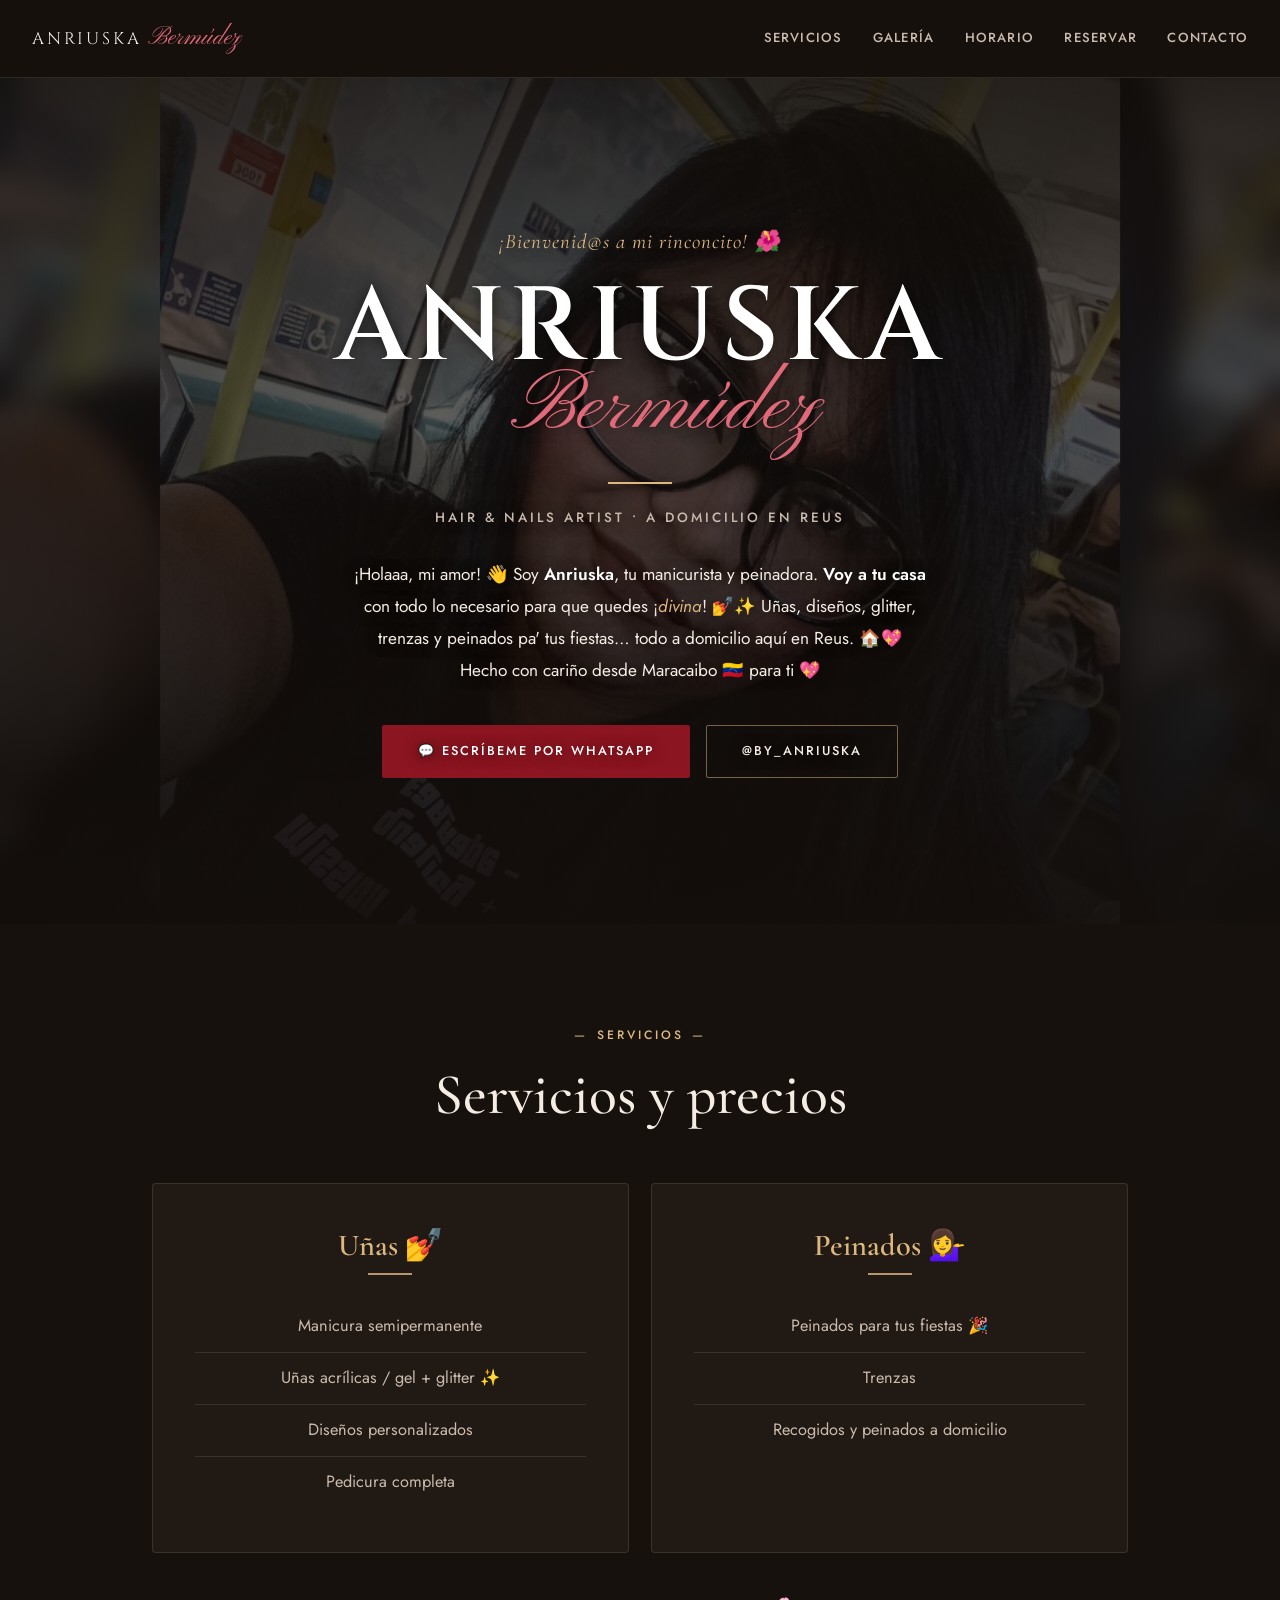
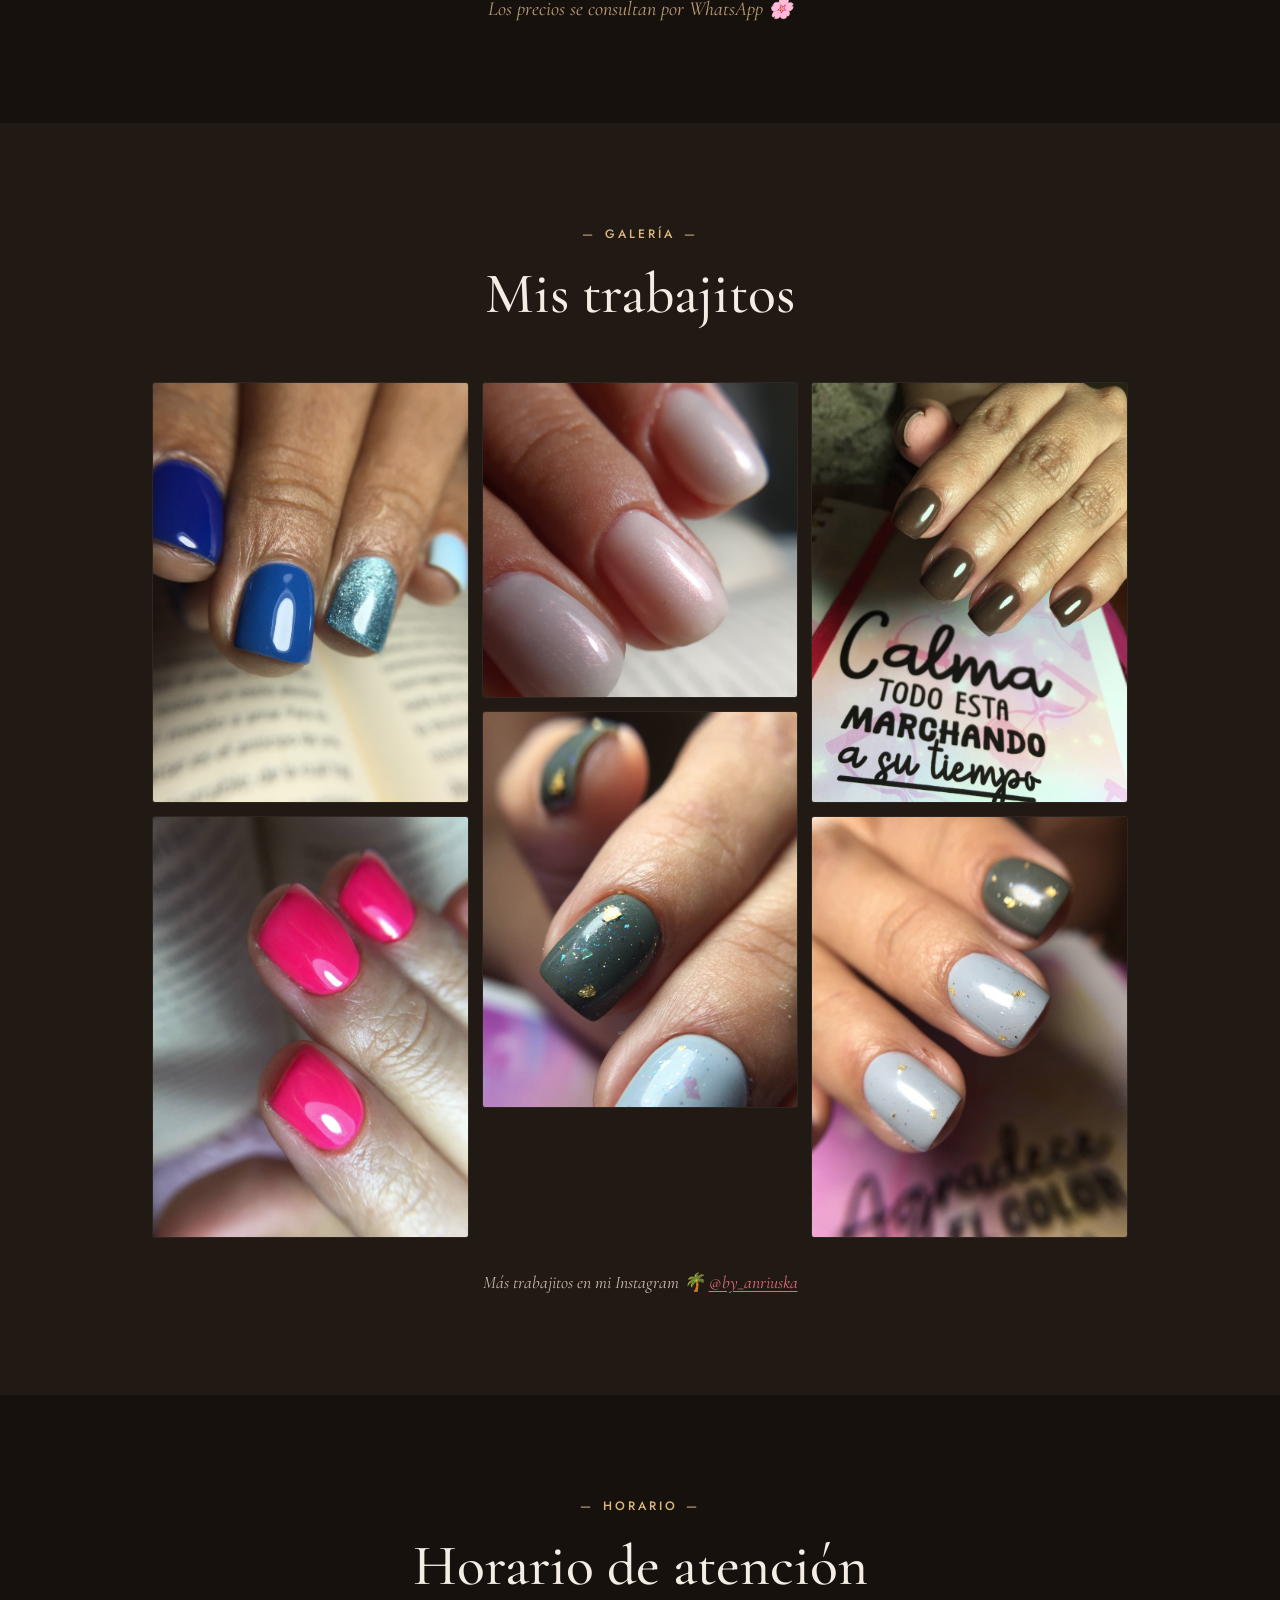
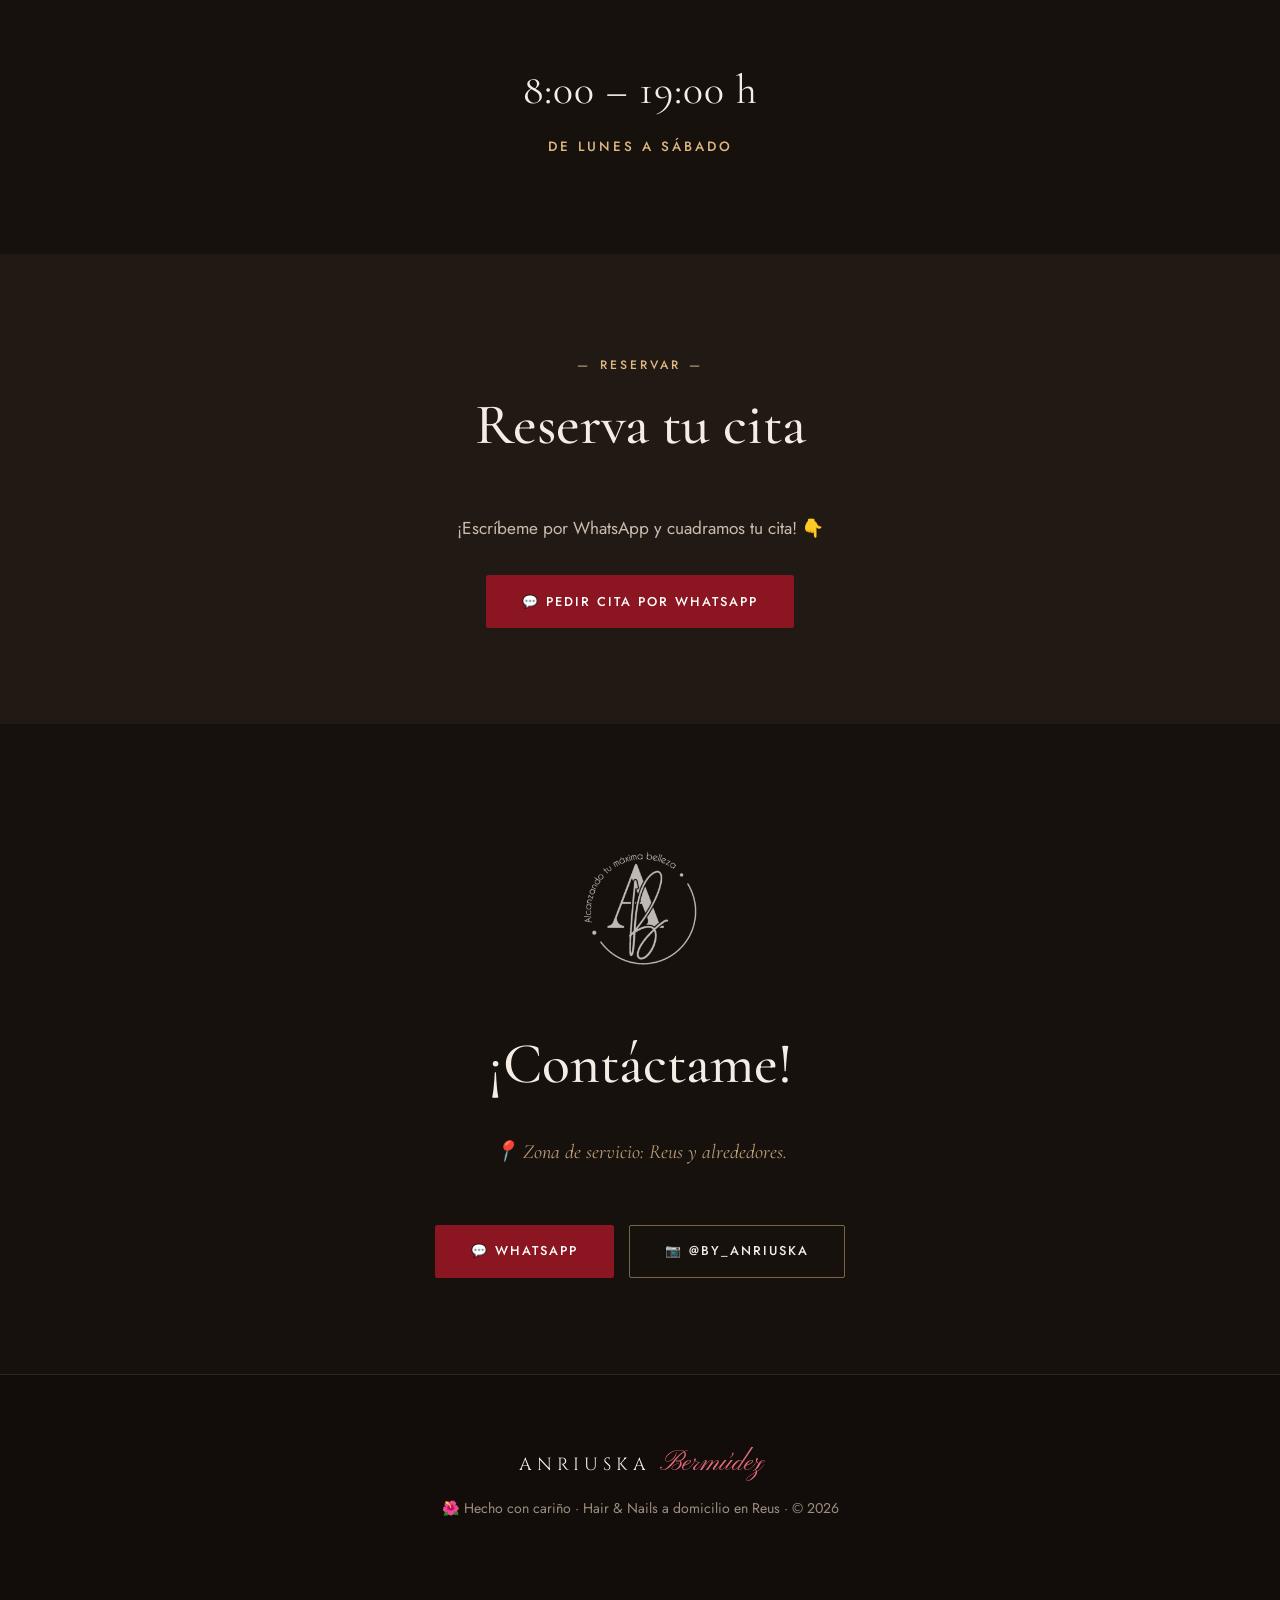
<file: index.html>
<!DOCTYPE html>
<html lang="es">
<head>
  <meta charset="UTF-8" />
  <meta http-equiv="refresh" content="0; url=lux.html" />
  <title>Anriuska Bermúdez</title>
  <script>window.location.replace("lux.html");</script>
</head>
<body></body>
</html>
</file>
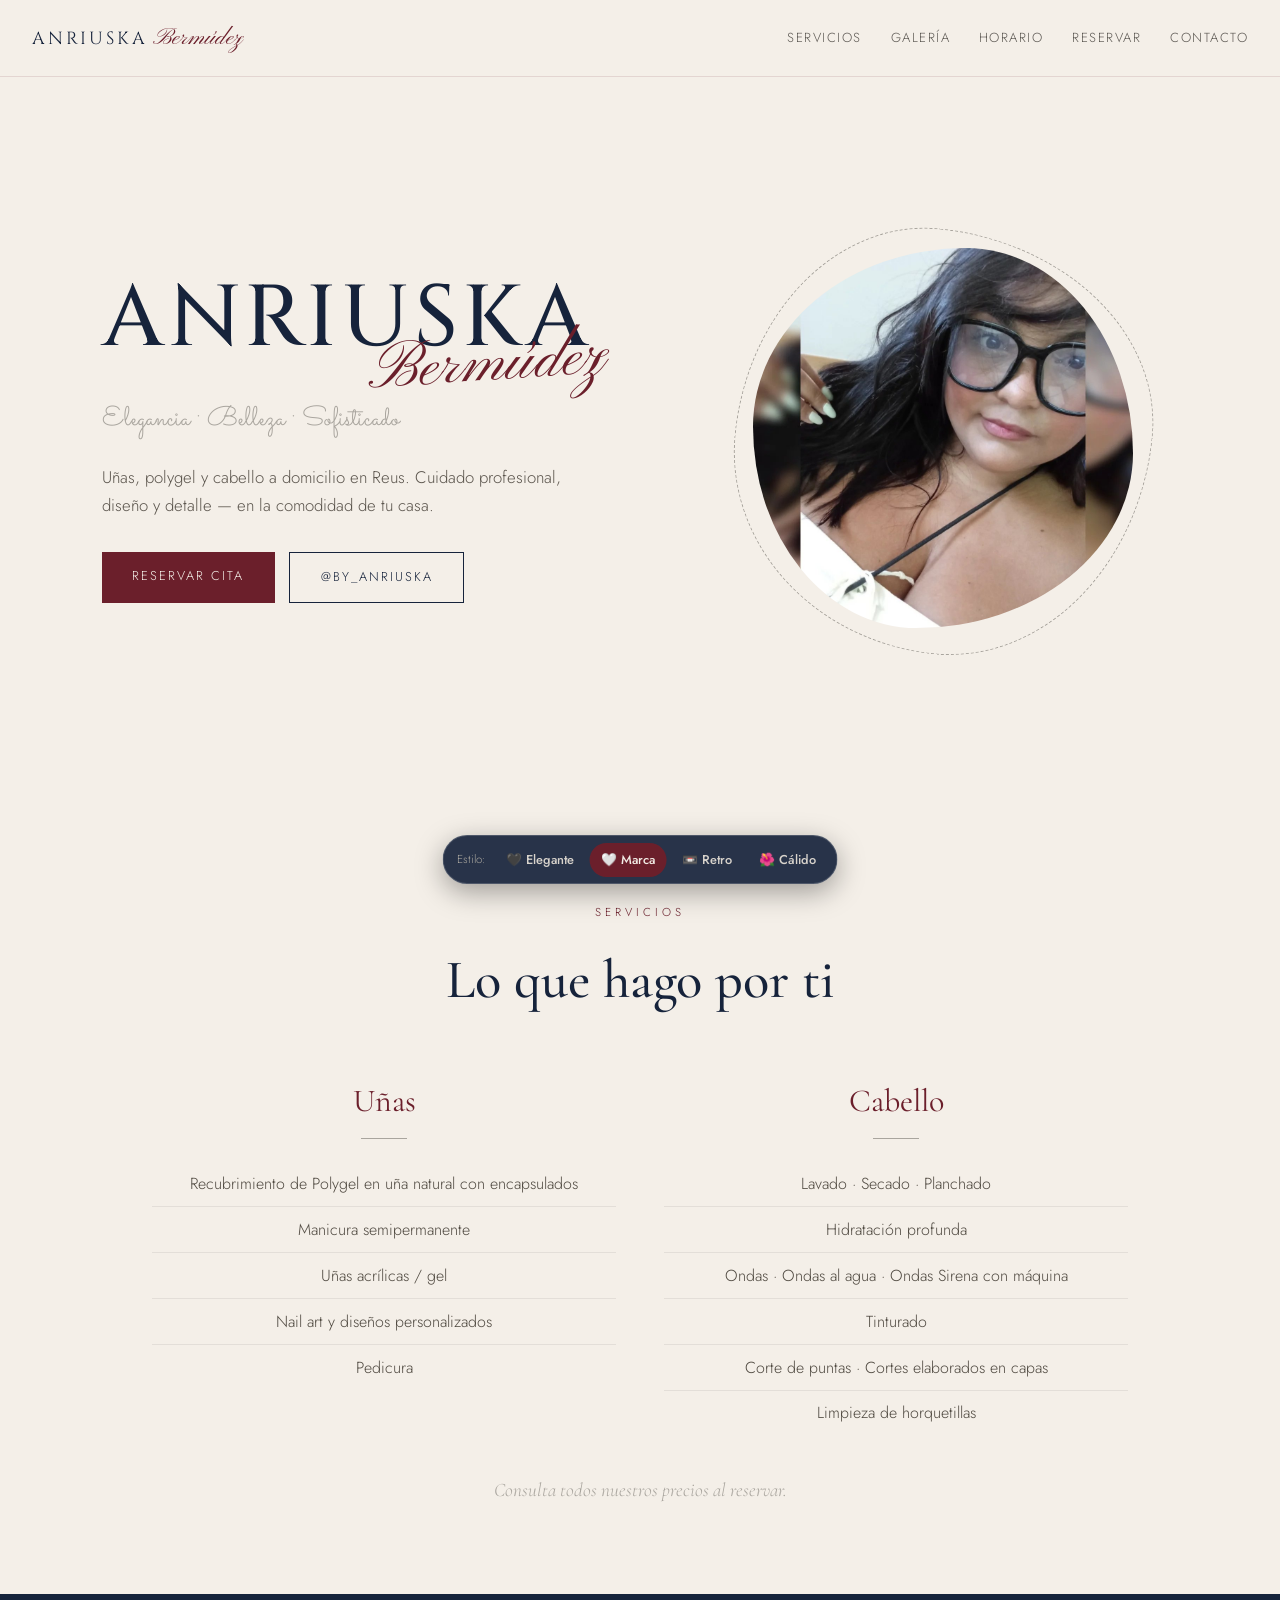
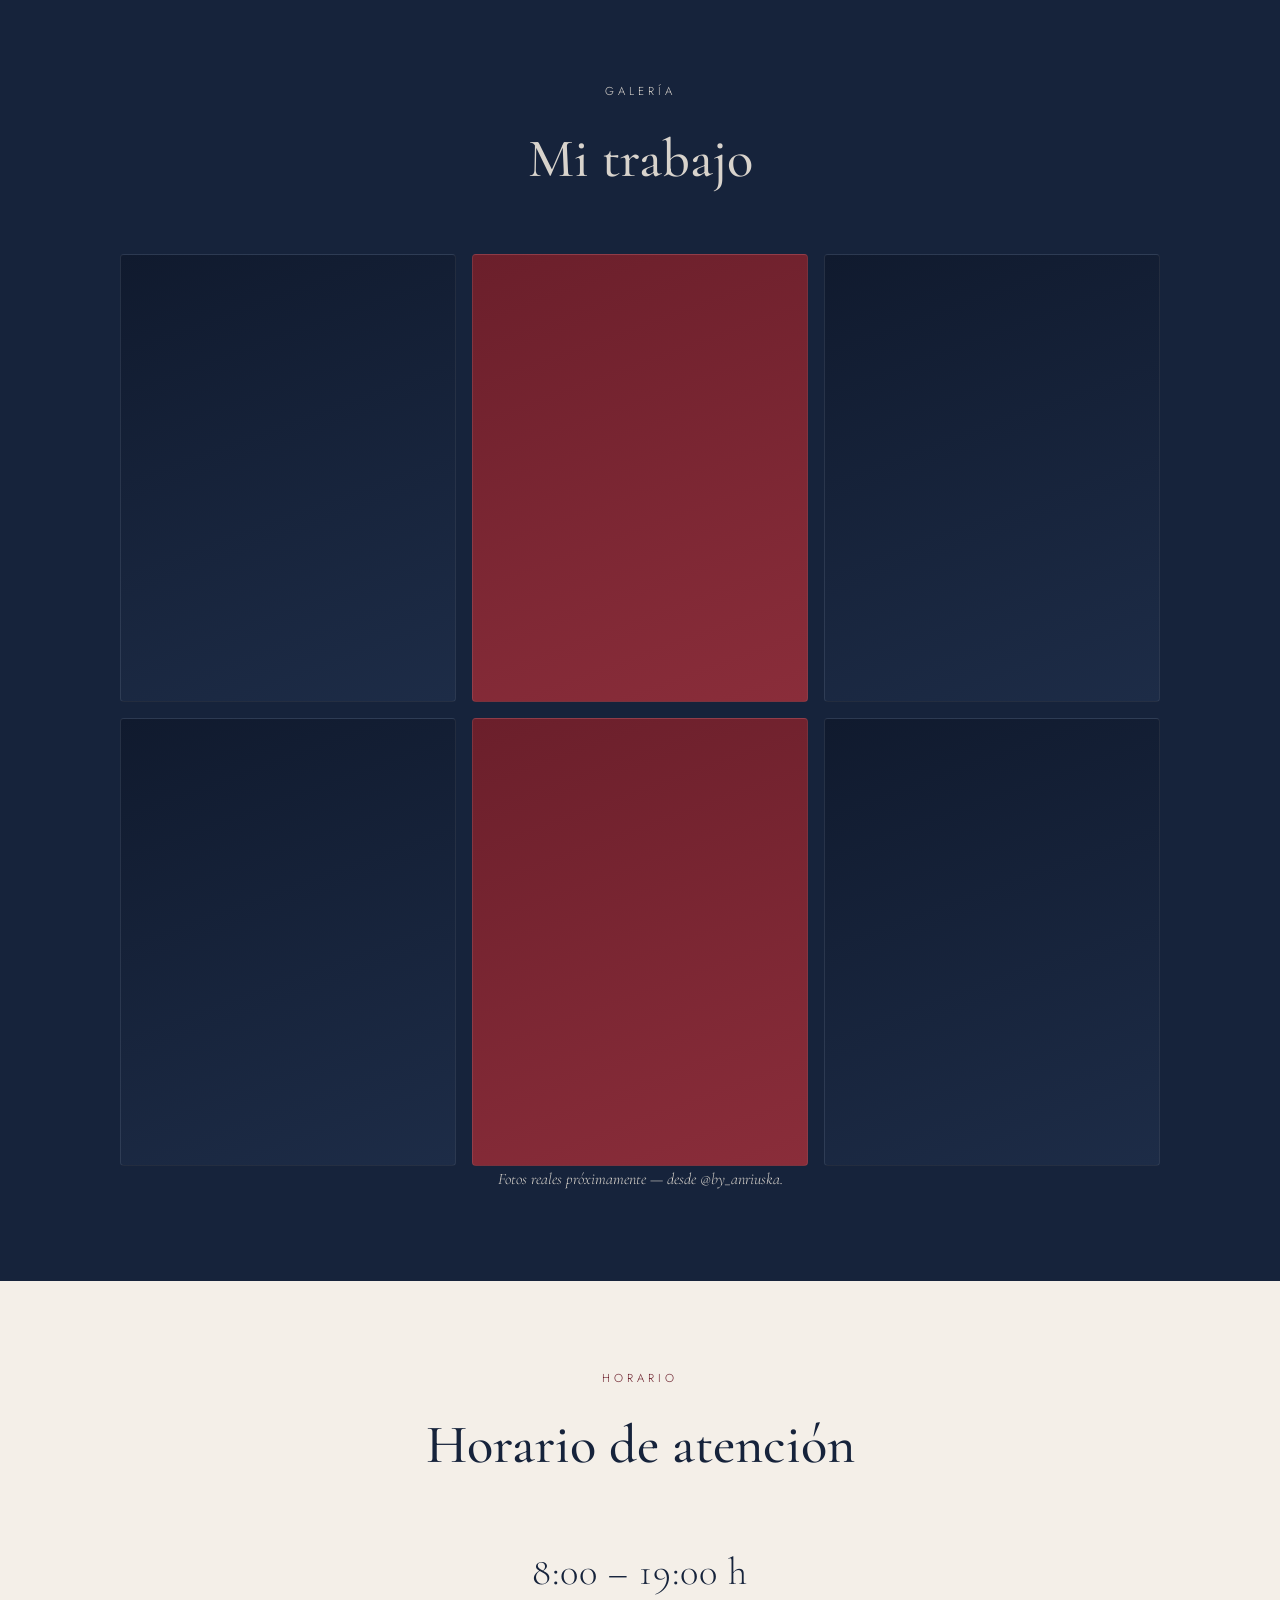
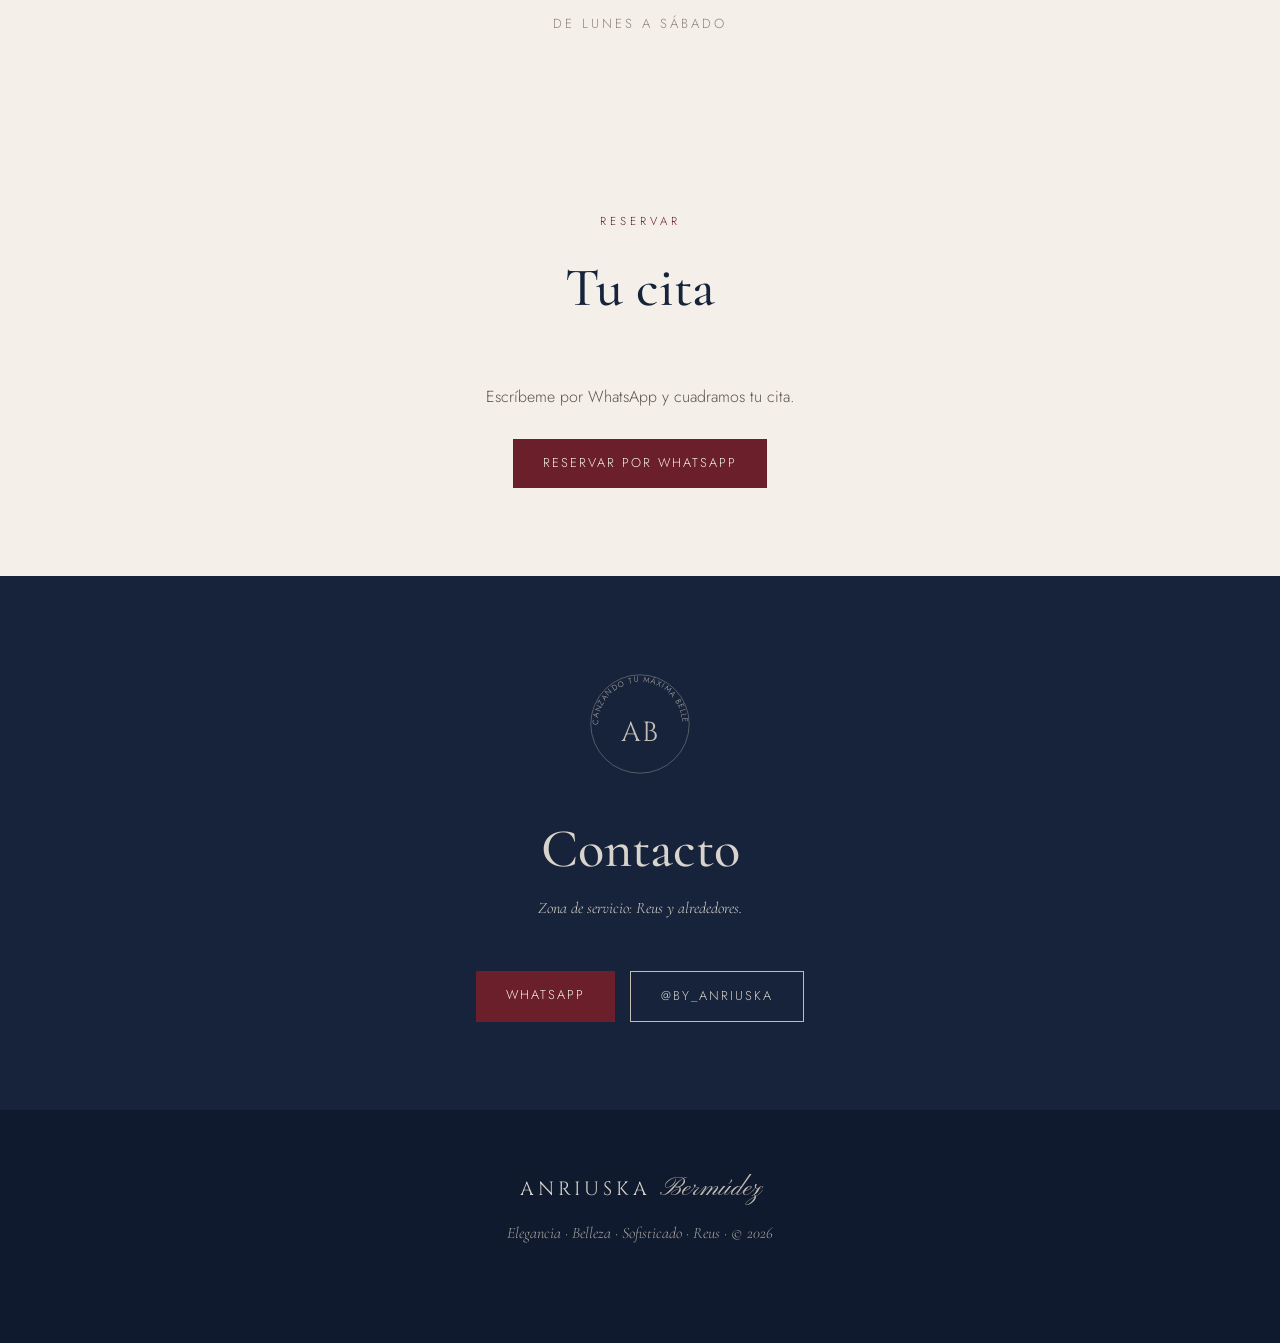
<file: brand.html>
<!DOCTYPE html>
<html lang="es">
<head>
  <meta charset="UTF-8" />
  <meta name="viewport" content="width=device-width, initial-scale=1.0" />
  <title>Anriuska Bermúdez · Uñas y cabello a domicilio en Reus</title>
  <meta name="description" content="Anriuska Bermúdez — Hair & Nails Artist. Uñas, polygel, cabello y peinados a domicilio en Reus. Elegancia · Belleza · Sofisticado." />
  <meta property="og:title" content="Anriuska Bermúdez · Elegancia · Belleza · Sofisticado" />
  <meta property="og:description" content="Uñas, polygel y cabello a domicilio en Reus." />
  <meta property="og:type" content="website" />
  <meta name="theme-color" content="#16233b" />
  <link rel="preconnect" href="https://fonts.googleapis.com" />
  <link rel="preconnect" href="https://fonts.gstatic.com" crossorigin />
  <link href="https://fonts.googleapis.com/css2?family=Cinzel:wght@400;500;600&family=Cormorant+Garamond:ital,wght@0,400;0,500;0,600;1,400&family=Pinyon+Script&family=Sacramento&family=Jost:wght@300;400;500&display=swap" rel="stylesheet" />
  <link rel="stylesheet" href="brand.css" />
</head>
<body>

  <!-- NAV -->
  <header class="nav">
    <a class="nav-logo" href="#inicio">ANRIUSKA<span>Bermúdez</span></a>
    <nav class="nav-links">
      <a href="#servicios">Servicios</a>
      <a href="#galeria">Galería</a>
      <a href="#horario">Horario</a>
      <a href="#reservar">Reservar</a>
      <a href="#contacto">Contacto</a>
    </nav>
  </header>

  <!-- HERO -->
  <section id="inicio" class="hero">
    <div class="hero-text">
      <div class="wordmark">
        <span class="wm-main">ANRIUSKA</span>
        <span class="wm-script">Bermúdez</span>
      </div>
      <p class="tagline">Elegancia · Belleza · Sofisticado</p>
      <p class="hero-lead">
        Uñas, polygel y cabello a domicilio en Reus. Cuidado profesional,
        diseño y detalle — en la comodidad de tu casa.
      </p>
      <div class="hero-cta">
        <a class="btn btn-solid" href="#reservar">Reservar cita</a>
        <a class="btn btn-line" href="https://www.instagram.com/by_anriuska/" target="_blank" rel="noopener">@by_anriuska</a>
      </div>
    </div>
    <div class="hero-photo">
      <div class="blob-photo"><img src="anri.png" alt="Anriuska Bermúdez" /></div>
    </div>
  </section>

  <!-- SERVICIOS -->
  <section id="servicios" class="section">
    <div class="section-head">
      <p class="eyebrow">Servicios</p>
      <h2>Lo que hago por ti</h2>
    </div>
    <div class="menus">
      <div class="menu-col">
        <h3 class="menu-title">Uñas</h3>
        <span class="rule"></span>
        <ul class="menu">
          <li>Recubrimiento de Polygel en uña natural con encapsulados</li>
          <li>Manicura semipermanente</li>
          <li>Uñas acrílicas / gel</li>
          <li>Nail art y diseños personalizados</li>
          <li>Pedicura</li>
        </ul>
      </div>
      <div class="menu-col">
        <h3 class="menu-title">Cabello</h3>
        <span class="rule"></span>
        <ul class="menu">
          <li>Lavado · Secado · Planchado</li>
          <li>Hidratación profunda</li>
          <li>Ondas · Ondas al agua · Ondas Sirena con máquina</li>
          <li>Tinturado</li>
          <li>Corte de puntas · Cortes elaborados en capas</li>
          <li>Limpieza de horquetillas</li>
        </ul>
      </div>
    </div>
    <p class="consulta">Consulta todos nuestros precios al reservar.</p>
  </section>

  <!-- GALERÍA -->
  <section id="galeria" class="section section-dark">
    <div class="section-head">
      <p class="eyebrow light">Galería</p>
      <h2 class="light">Mi trabajo</h2>
    </div>
    <div class="gallery">
      <div class="g-item"></div>
      <div class="g-item"></div>
      <div class="g-item"></div>
      <div class="g-item"></div>
      <div class="g-item"></div>
      <div class="g-item"></div>
    </div>
    <p class="note light">Fotos reales próximamente — desde @by_anriuska.</p>
  </section>

  <!-- HORARIO -->
  <section id="horario" class="section">
    <div class="section-head">
      <p class="eyebrow">Horario</p>
      <h2>Horario de atención</h2>
    </div>
    <div class="hours">
      <p class="hours-time">8:00 – 19:00 h</p>
      <p class="hours-days">De lunes a sábado</p>
    </div>
  </section>

  <!-- RESERVAR -->
  <section id="reservar" class="section">
    <div class="section-head">
      <p class="eyebrow">Reservar</p>
      <h2>Tu cita</h2>
    </div>
    <div class="booking">
      <p>Escríbeme por WhatsApp y cuadramos tu cita.</p>
      <a class="btn btn-solid" href="https://wa.me/message/GFTFYKWY5HROM1" target="_blank" rel="noopener">Reservar por WhatsApp</a>
    </div>
  </section>

  <!-- CONTACTO -->
  <section id="contacto" class="section section-dark">
    <div class="section-head">
      <span class="monogram" aria-hidden="true">
        <svg viewBox="0 0 200 200" width="120" height="120">
          <defs>
            <path id="arc" d="M 30 100 A 70 70 0 0 1 170 100" fill="none" />
          </defs>
          <circle cx="100" cy="100" r="82" fill="none" stroke="currentColor" stroke-width="1" opacity=".6" />
          <text class="arc-text" font-size="13" letter-spacing="2">
            <textPath href="#arc" startOffset="50%" text-anchor="middle">ALCANZANDO TU MÁXIMA BELLEZA</textPath>
          </text>
          <text x="100" y="128" text-anchor="middle" class="ab">AB</text>
        </svg>
      </span>
      <h2 class="light">Contacto</h2>
      <p class="note light">Zona de servicio: Reus y alrededores.</p>
    </div>
    <div class="contact-cta">
      <a class="btn btn-solid" href="https://wa.me/message/GFTFYKWY5HROM1" target="_blank" rel="noopener">WhatsApp</a>
      <a class="btn btn-line light" href="https://www.instagram.com/by_anriuska/" target="_blank" rel="noopener">@by_anriuska</a>
    </div>
  </section>

  <footer class="footer">
    <p class="foot-wm">ANRIUSKA <span>Bermúdez</span></p>
    <p class="note">Elegancia · Belleza · Sofisticado · Reus · © <span id="year"></span></p>
  </footer>

  <!-- style switcher -->
  <div class="switcher" role="group" aria-label="Cambiar estilo">
    <span class="sw-label">Estilo:</span>
    <a class="sw-btn" href="elegant.html">🖤 Elegante</a>
    <a class="sw-btn active" href="brand.html">🤍 Marca</a>
    <a class="sw-btn" href="retro.html">📼 Retro</a>
    <a class="sw-btn" href="calido.html">🌺 Cálido</a>
  </div>

  <script src="script.js"></script>
</body>
</html>
</file>
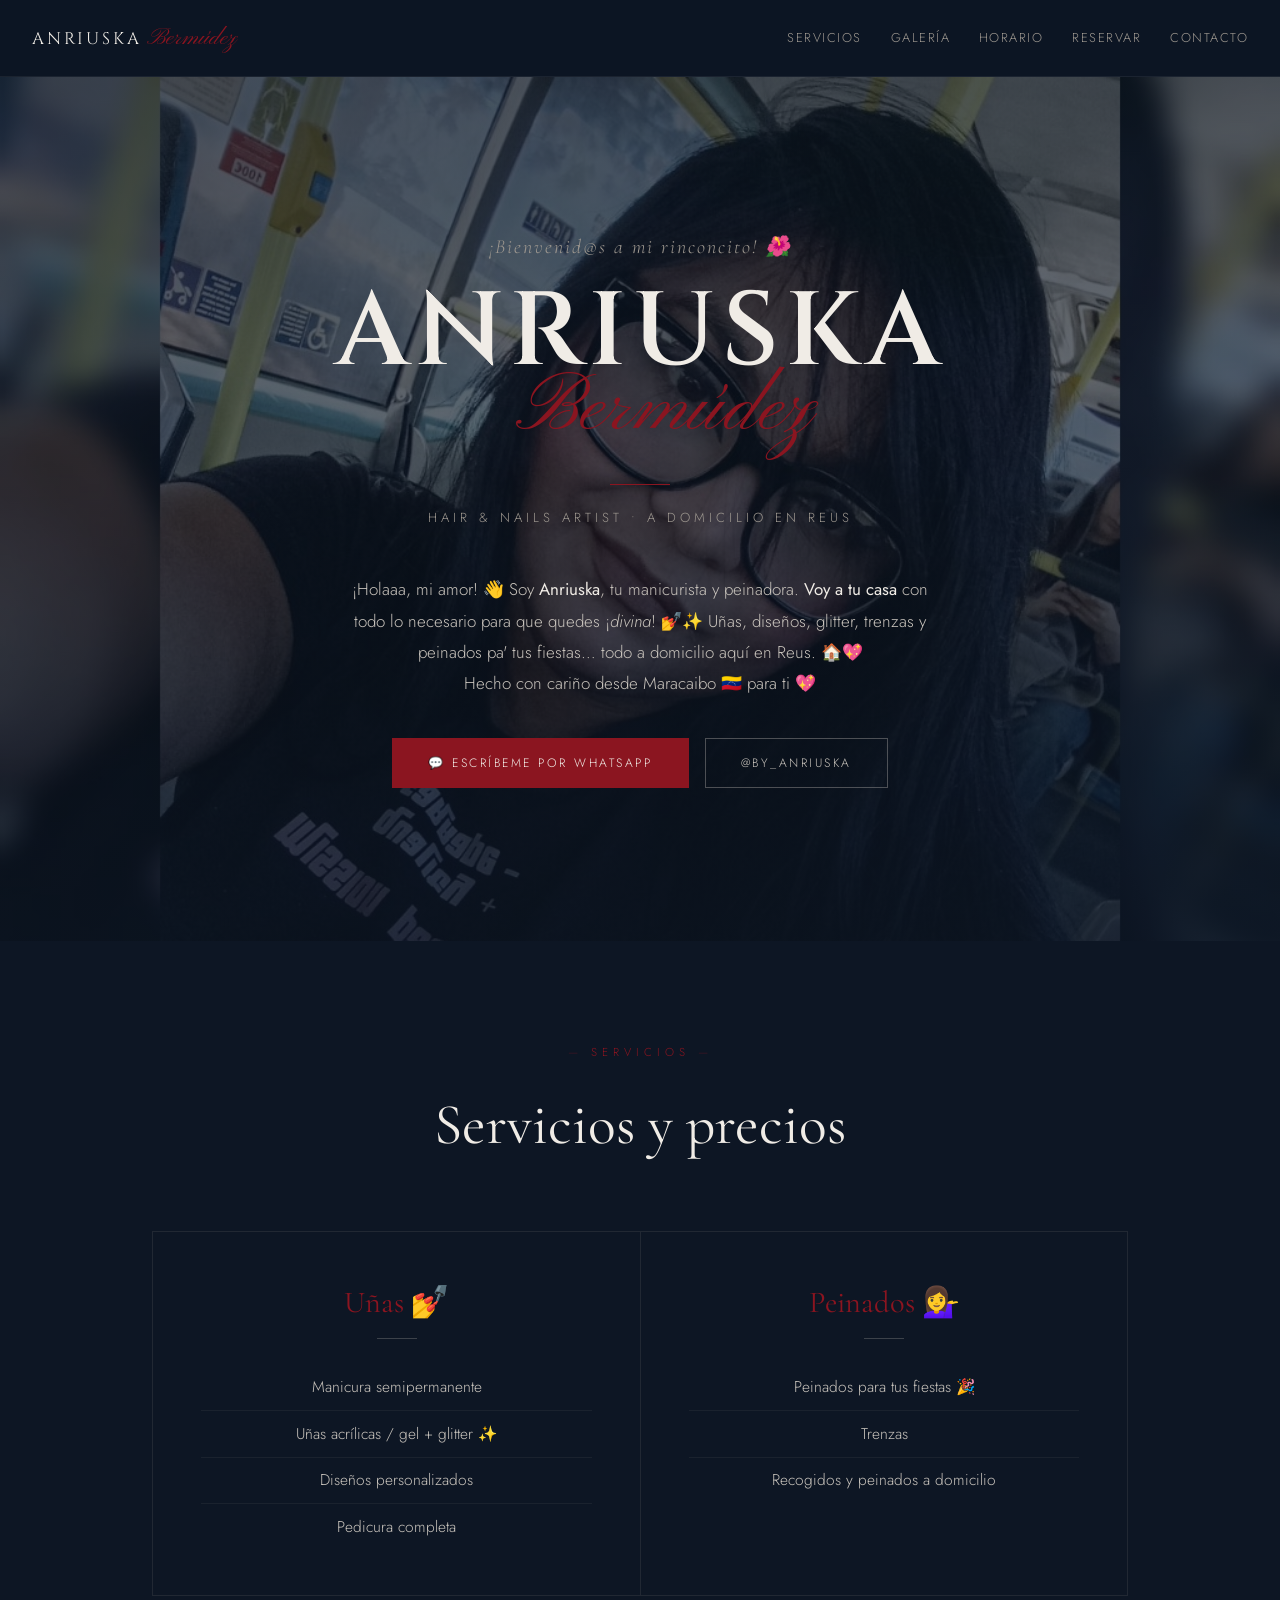
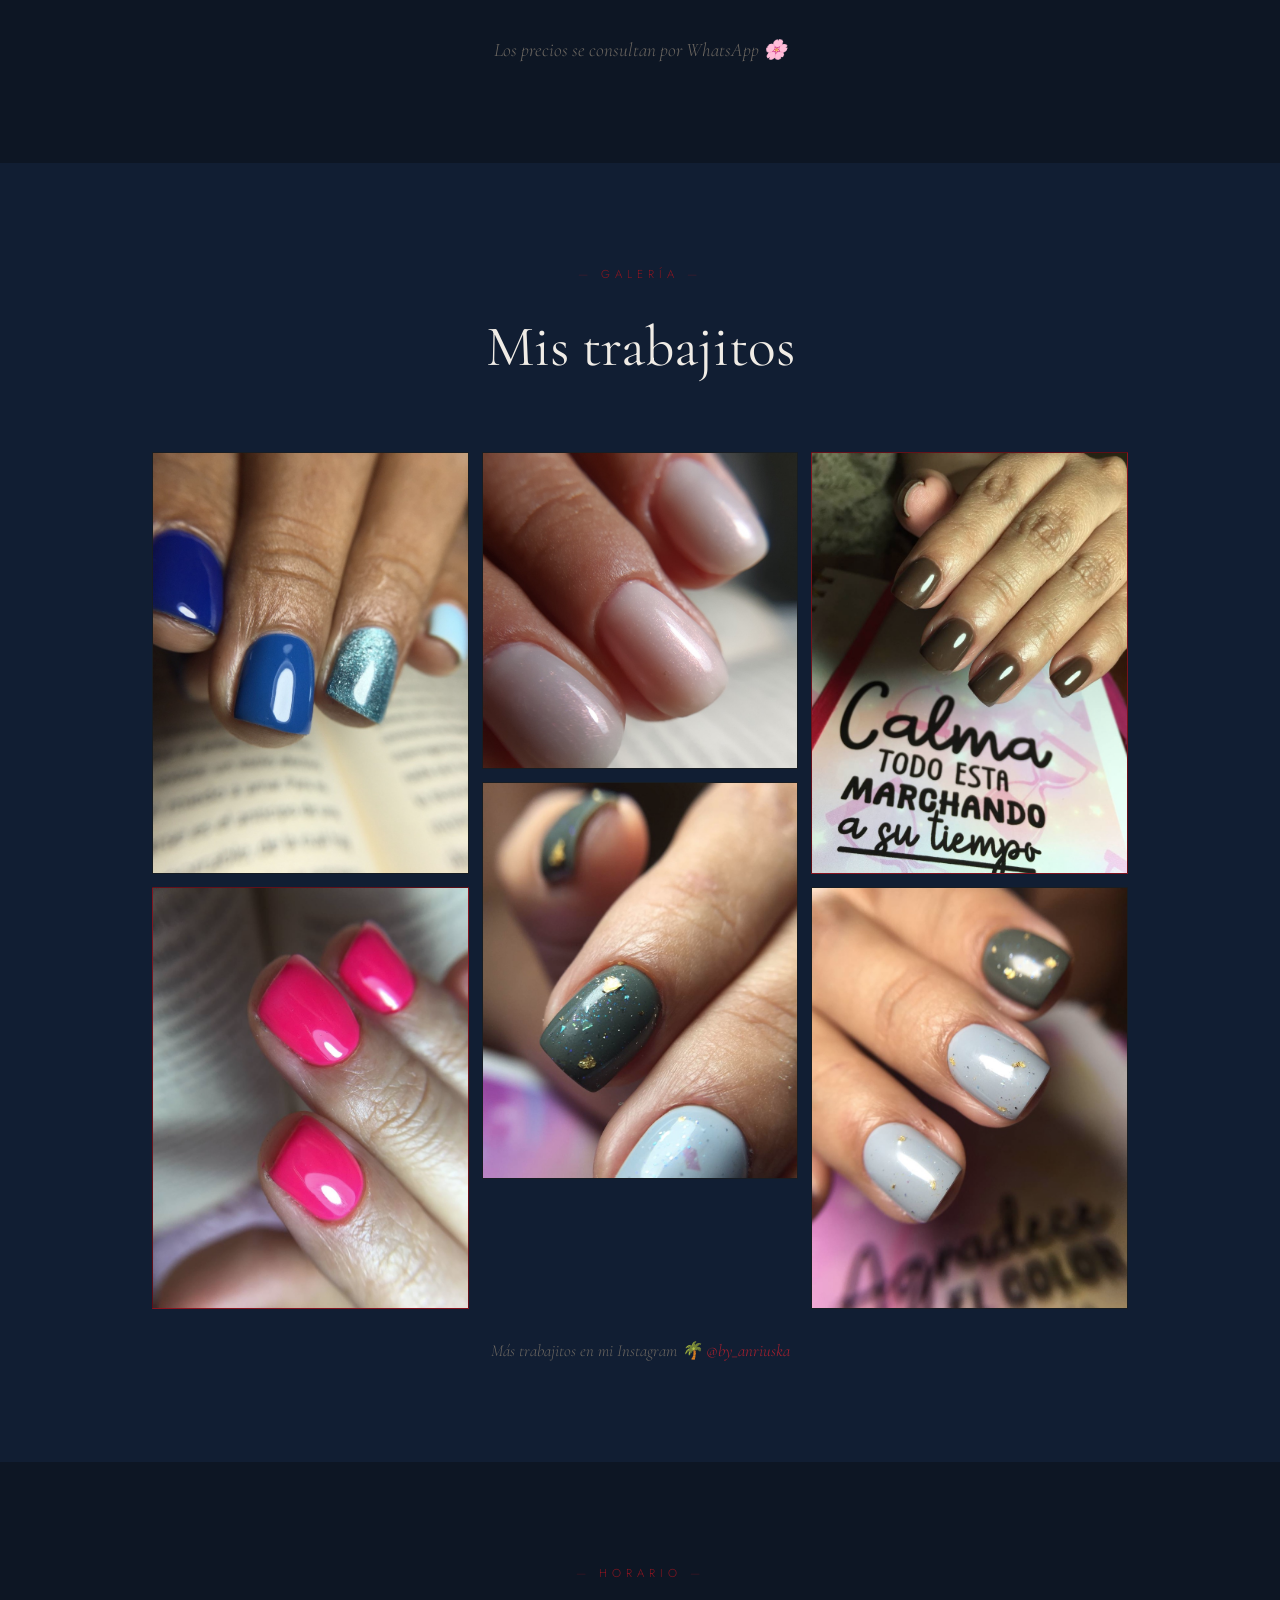
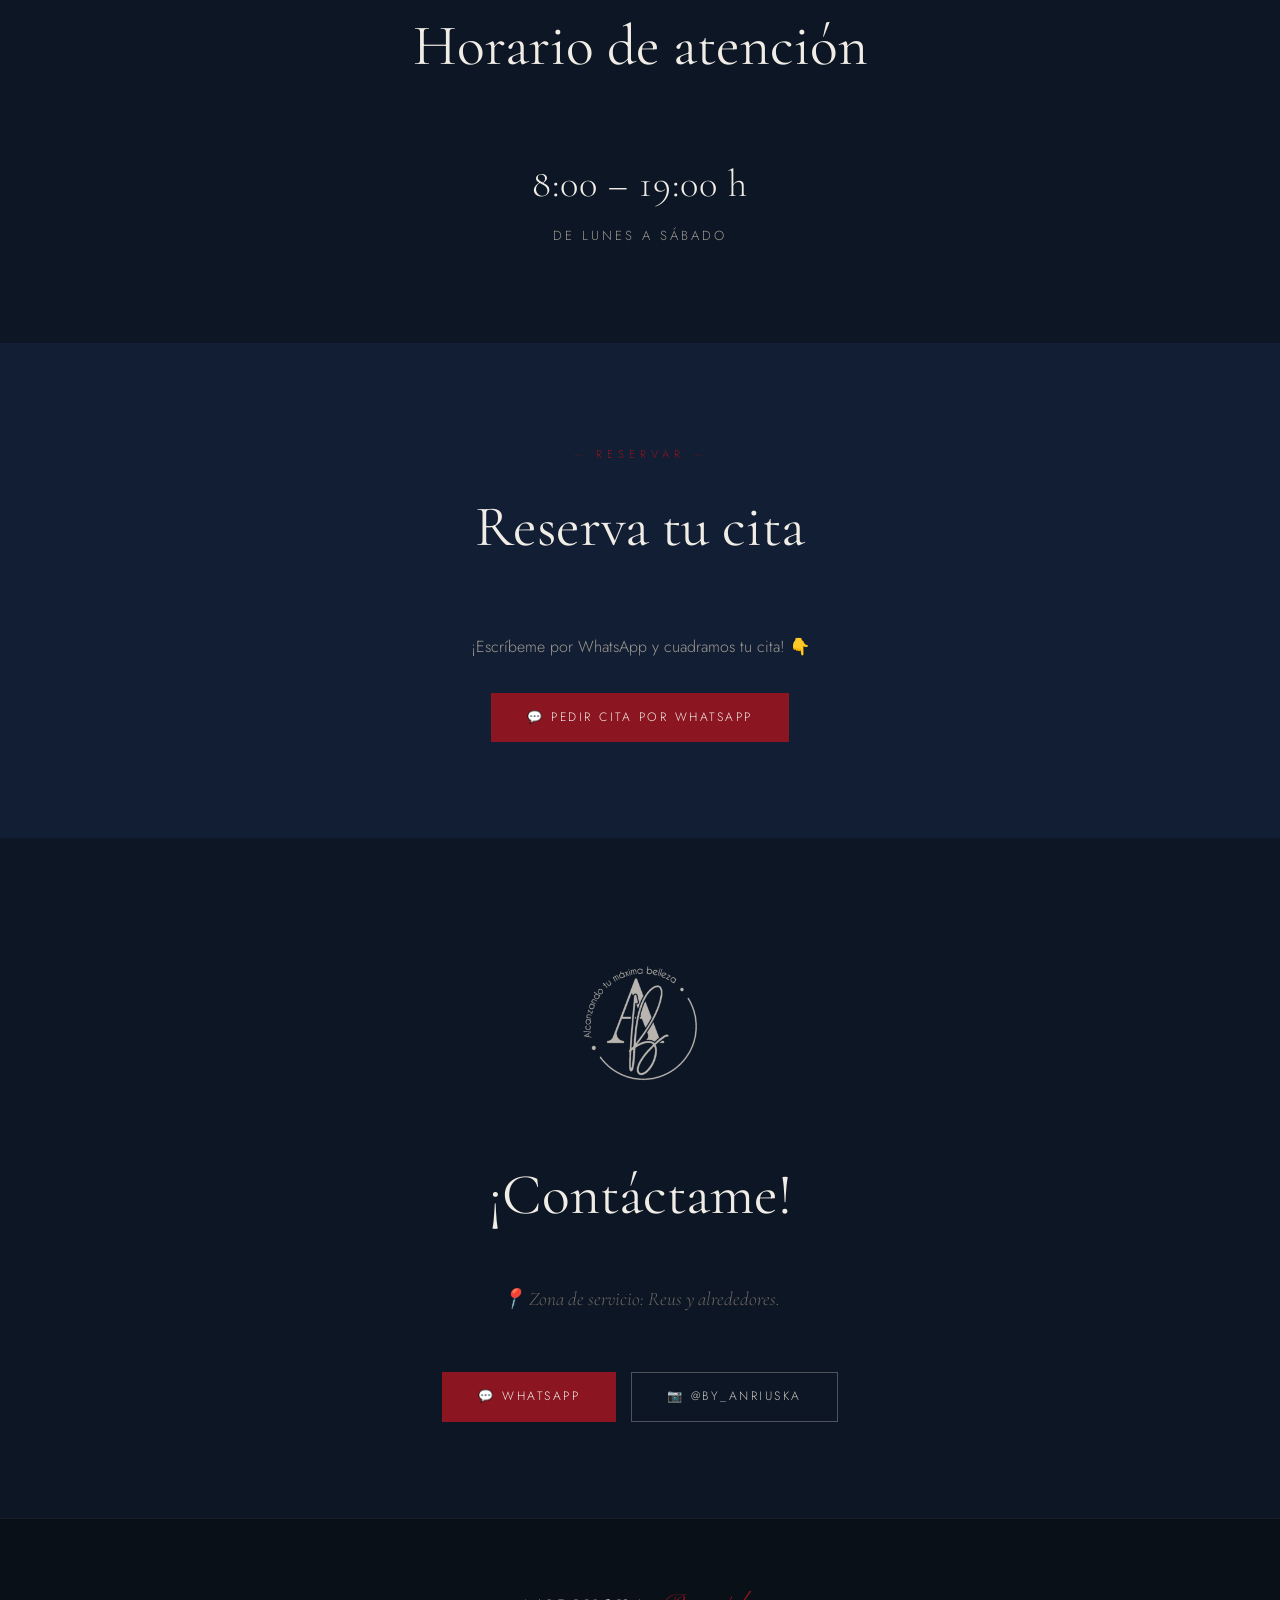
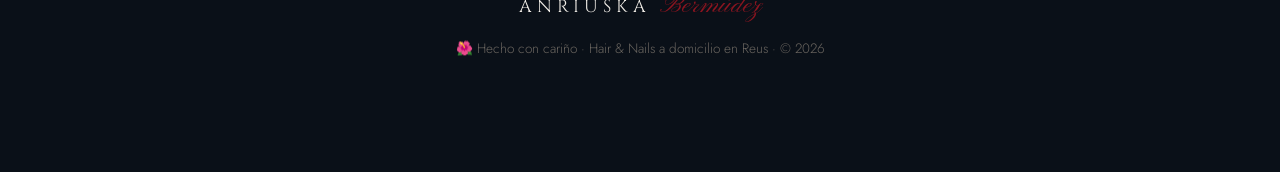
<file: calido.html>
<!DOCTYPE html>
<html lang="es">
<head>
  <meta charset="UTF-8" />
  <meta name="viewport" content="width=device-width, initial-scale=1.0" />
  <title>by Anriuska · Uñas y peinados a domicilio en Reus 🌺</title>
  <meta name="description" content="¡Holaaa! Soy Anriuska, tu manicurista y peinadora a domicilio en Reus. Uñas, diseños, glitter, trenzas y peinados — todo en la comodidad de tu casa. Hecho con cariño 🌺" />
  <meta property="og:title" content="by Anriuska · Hair & Nails Artist a domicilio en Reus" />
  <meta property="og:description" content="Uñas, peinados y trenzas a domicilio en Reus. ¡Hecho con cariño! 🌺" />
  <meta property="og:type" content="website" />
  <meta name="theme-color" content="#0d1624" />
  <link rel="preconnect" href="https://fonts.googleapis.com" />
  <link rel="preconnect" href="https://fonts.gstatic.com" crossorigin />
  <link href="https://fonts.googleapis.com/css2?family=Cinzel:wght@400;500;600&family=Cormorant+Garamond:ital,wght@0,400;0,500;0,600;1,400&family=Pinyon+Script&family=Sacramento&family=Jost:wght@300;400;500&display=swap" rel="stylesheet" />
  <link rel="stylesheet" href="elegant.css" />
  <link rel="stylesheet" href="calido.css" />
</head>
<body>

  <!-- NAV -->
  <header class="nav">
    <a class="nav-logo" href="#inicio">ANRIUSKA<span>Bermúdez</span></a>
    <nav class="nav-links">
      <a href="#servicios">Servicios</a>
      <a href="#galeria">Galería</a>
      <a href="#horario">Horario</a>
      <a href="#reservar">Reservar</a>
      <a href="#contacto">Contacto</a>
    </nav>
  </header>

  <!-- HERO -->
  <section id="inicio" class="hero">
    <div class="hero-bg">
      <img src="photos/anriuska-hero.jpg" alt="" aria-hidden="true" />
    </div>
    <div class="hero-content">
      <p class="hero-eyebrow">¡Bienvenid@s a mi rinconcito! 🌺</p>
      <div class="wordmark">
        <span class="wm-main">ANRIUSKA</span>
        <span class="wm-script">Bermúdez</span>
      </div>
      <div class="hero-rule"></div>
      <p class="tagline">Hair &amp; Nails Artist &bull; a domicilio en Reus</p>
      <p class="hero-lead">
        ¡Holaaa, mi amor! 👋 Soy <strong>Anriuska</strong>, tu manicurista y
        peinadora. <strong>Voy a tu casa</strong> con todo lo necesario para que
        quedes ¡<em>divina</em>! 💅✨ Uñas, diseños, glitter, trenzas y peinados
        pa' tus fiestas… todo a domicilio aquí en Reus. 🏠💖<br />
        Hecho con cariño desde Maracaibo 🇻🇪 para ti 💖
      </p>
      <div class="hero-cta">
        <a class="btn btn-solid" href="https://wa.me/message/GFTFYKWY5HROM1" target="_blank" rel="noopener">💬 Escríbeme por WhatsApp</a>
        <a class="btn btn-line" href="https://www.instagram.com/by_anriuska/" target="_blank" rel="noopener">@by_anriuska</a>
      </div>
    </div>
  </section>

  <!-- SERVICIOS -->
  <section id="servicios" class="section">
    <div class="section-head">
      <p class="eyebrow">Servicios</p>
      <h2>Servicios y precios</h2>
    </div>
    <div class="menus">
      <div class="menu-col">
        <h3 class="menu-title">Uñas 💅</h3>
        <span class="rule"></span>
        <ul class="menu">
          <li>Manicura semipermanente</li>
          <li>Uñas acrílicas / gel + glitter ✨</li>
          <li>Diseños personalizados</li>
          <li>Pedicura completa</li>
        </ul>
      </div>
      <div class="menu-col">
        <h3 class="menu-title">Peinados 💁‍♀️</h3>
        <span class="rule"></span>
        <ul class="menu">
          <li>Peinados para tus fiestas 🎉</li>
          <li>Trenzas</li>
          <li>Recogidos y peinados a domicilio</li>
        </ul>
      </div>
    </div>
    <p class="consulta">Los precios se consultan por WhatsApp 🌸</p>
  </section>

  <!-- GALERÍA -->
  <section id="galeria" class="section-alt">
    <div class="section-inner">
      <div class="section-head">
        <p class="eyebrow">Galería</p>
        <h2>Mis trabajitos</h2>
      </div>
      <div class="gallery">
        <div class="g-item"><img src="photos/nails-blue.jpg" alt="Uñas semipermanentes en tonos azules con glitter" loading="lazy" /></div>
        <div class="g-item"><img src="photos/nails-pink.jpg" alt="Uñas en rosa neón brillante" loading="lazy" /></div>
        <div class="g-item"><img src="photos/nails-pearl.jpg" alt="Uñas efecto perla en degradado blanco rosado" loading="lazy" /></div>
        <div class="g-item"><img src="photos/nails-green.jpg" alt="Uñas en verde con copos dorados" loading="lazy" /></div>
        <div class="g-item"><img src="photos/nails-taupe.jpg" alt="Uñas semipermanentes en tono taupe" loading="lazy" /></div>
        <div class="g-item"><img src="photos/nails-bluegray.jpg" alt="Uñas en azul gris con detalles dorados" loading="lazy" /></div>
      </div>
      <p class="g-label">Más trabajitos en mi Instagram 🌴 <a href="https://www.instagram.com/by_anriuska/" target="_blank" rel="noopener">@by_anriuska</a></p>
    </div>
  </section>

  <!-- HORARIO -->
  <section id="horario" class="section">
    <div class="section-head">
      <p class="eyebrow">Horario</p>
      <h2>Horario de atención</h2>
    </div>
    <div class="hours">
      <p class="hours-time">8:00 – 19:00 h</p>
      <p class="hours-days">De lunes a sábado</p>
    </div>
  </section>

  <!-- RESERVAR -->
  <section id="reservar" class="section-alt">
    <div class="section-inner">
      <div class="section-head">
        <p class="eyebrow">Reservar</p>
        <h2>Reserva tu cita</h2>
      </div>
      <div class="booking">
        <p>¡Escríbeme por WhatsApp y cuadramos tu cita! 👇</p>
        <a class="btn btn-solid" href="https://wa.me/message/GFTFYKWY5HROM1" target="_blank" rel="noopener">💬 Pedir cita por WhatsApp</a>
      </div>
    </div>
  </section>

  <!-- CONTACTO -->
  <section id="contacto" class="section">
    <div class="section-head">
      <img class="contact-monogram" src="photos/monogram-ab.png" alt="Anriuska Bermúdez — Alcanzando tu máxima belleza" />
      <h2>¡Contáctame!</h2>
      <p class="consulta">📍 Zona de servicio: Reus y alrededores.</p>
    </div>
    <div class="contact-cta">
      <a class="btn btn-solid" href="https://wa.me/message/GFTFYKWY5HROM1" target="_blank" rel="noopener">💬 WhatsApp</a>
      <a class="btn btn-line" href="https://www.instagram.com/by_anriuska/" target="_blank" rel="noopener">📷 @by_anriuska</a>
    </div>
  </section>

  <footer class="footer">
    <p class="foot-wm">ANRIUSKA <span>Bermúdez</span></p>
    <p class="note">🌺 Hecho con cariño · Hair &amp; Nails a domicilio en Reus · © <span id="year"></span></p>
  </footer>

  <script src="script.js"></script>
</body>
</html>
</file>
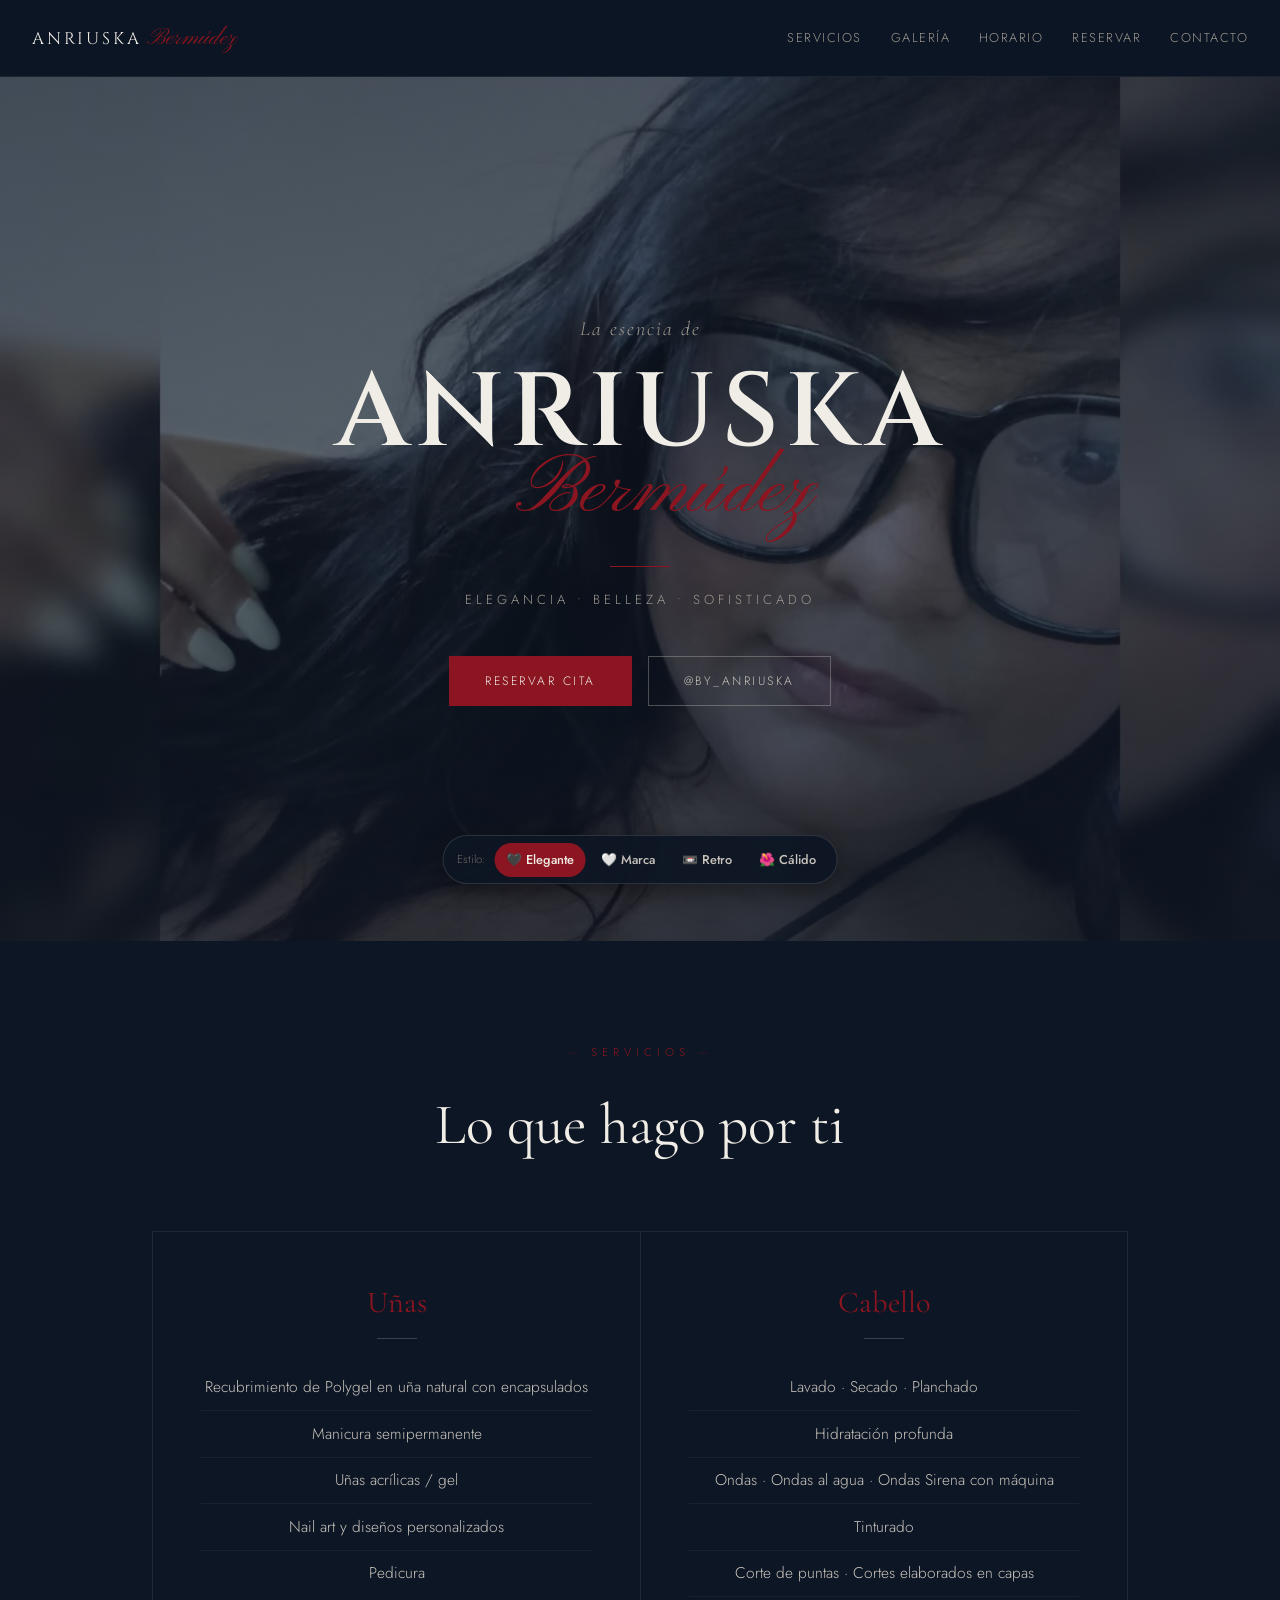
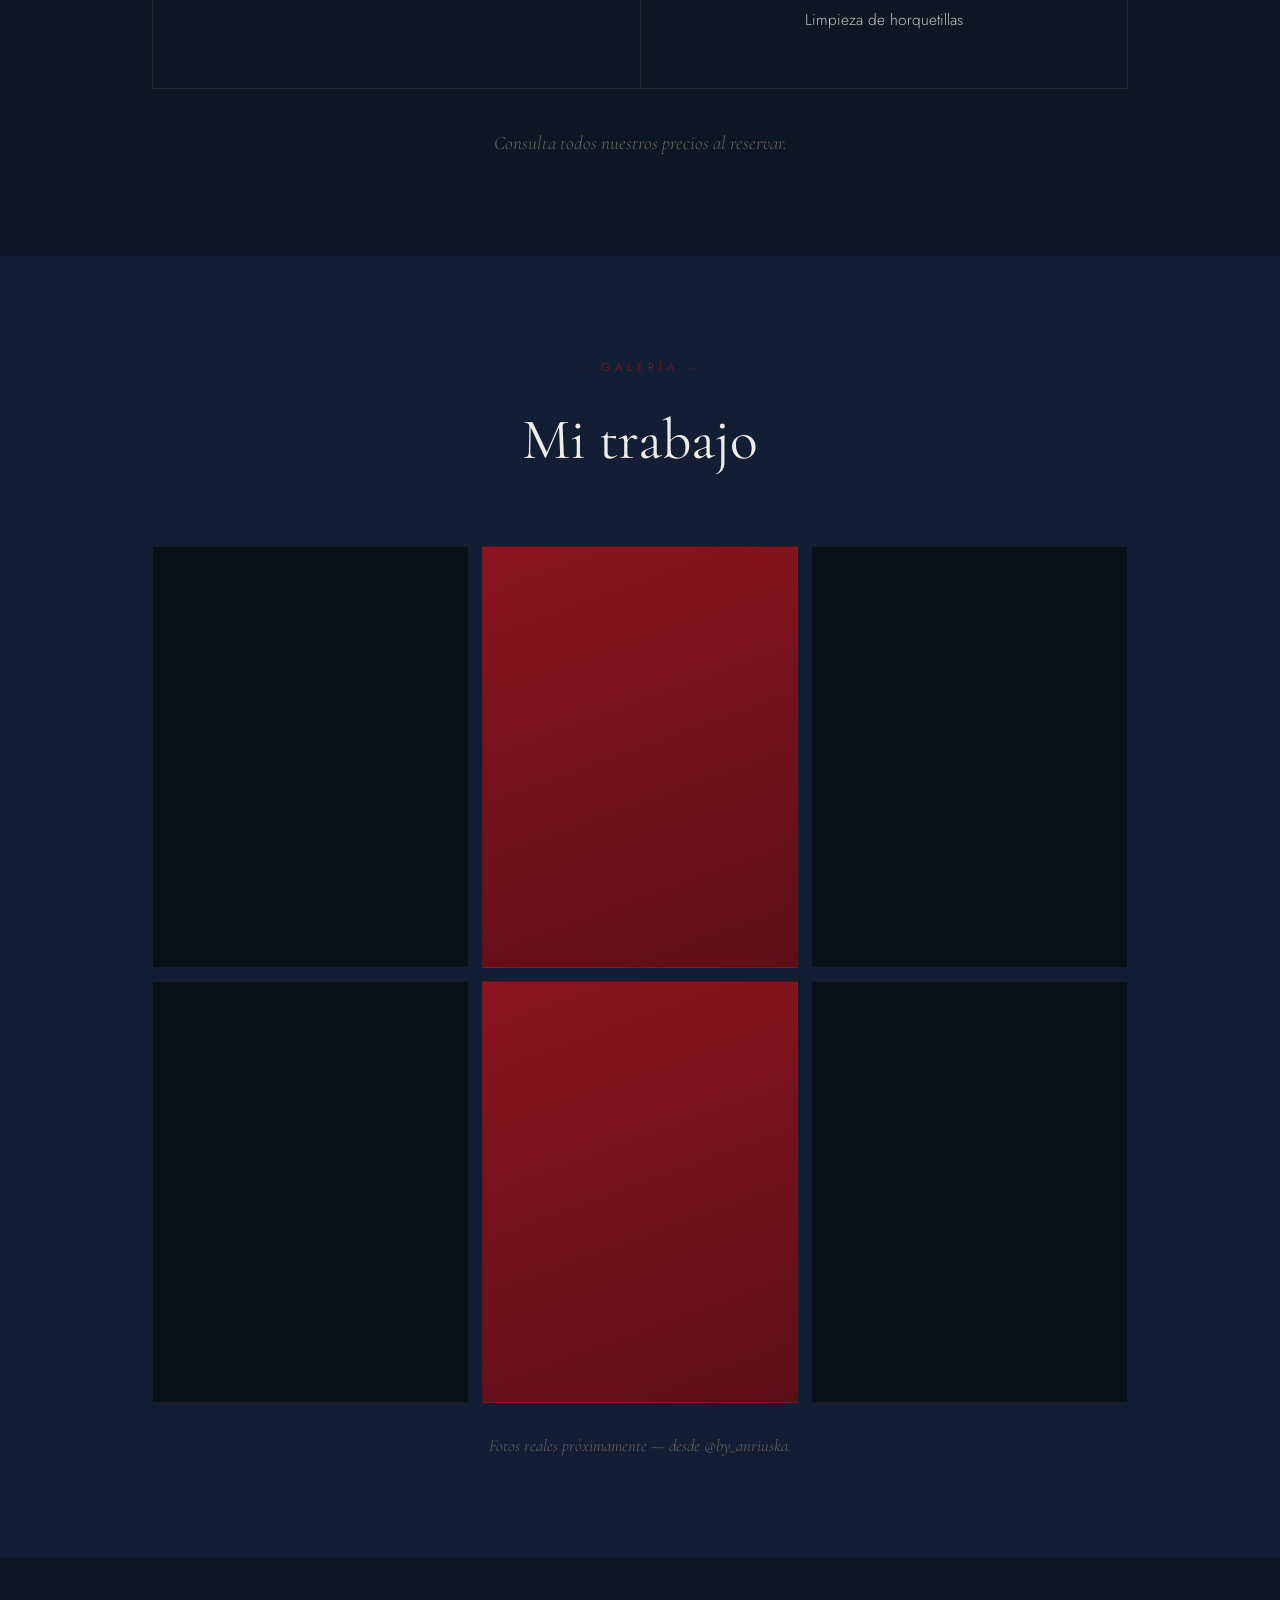
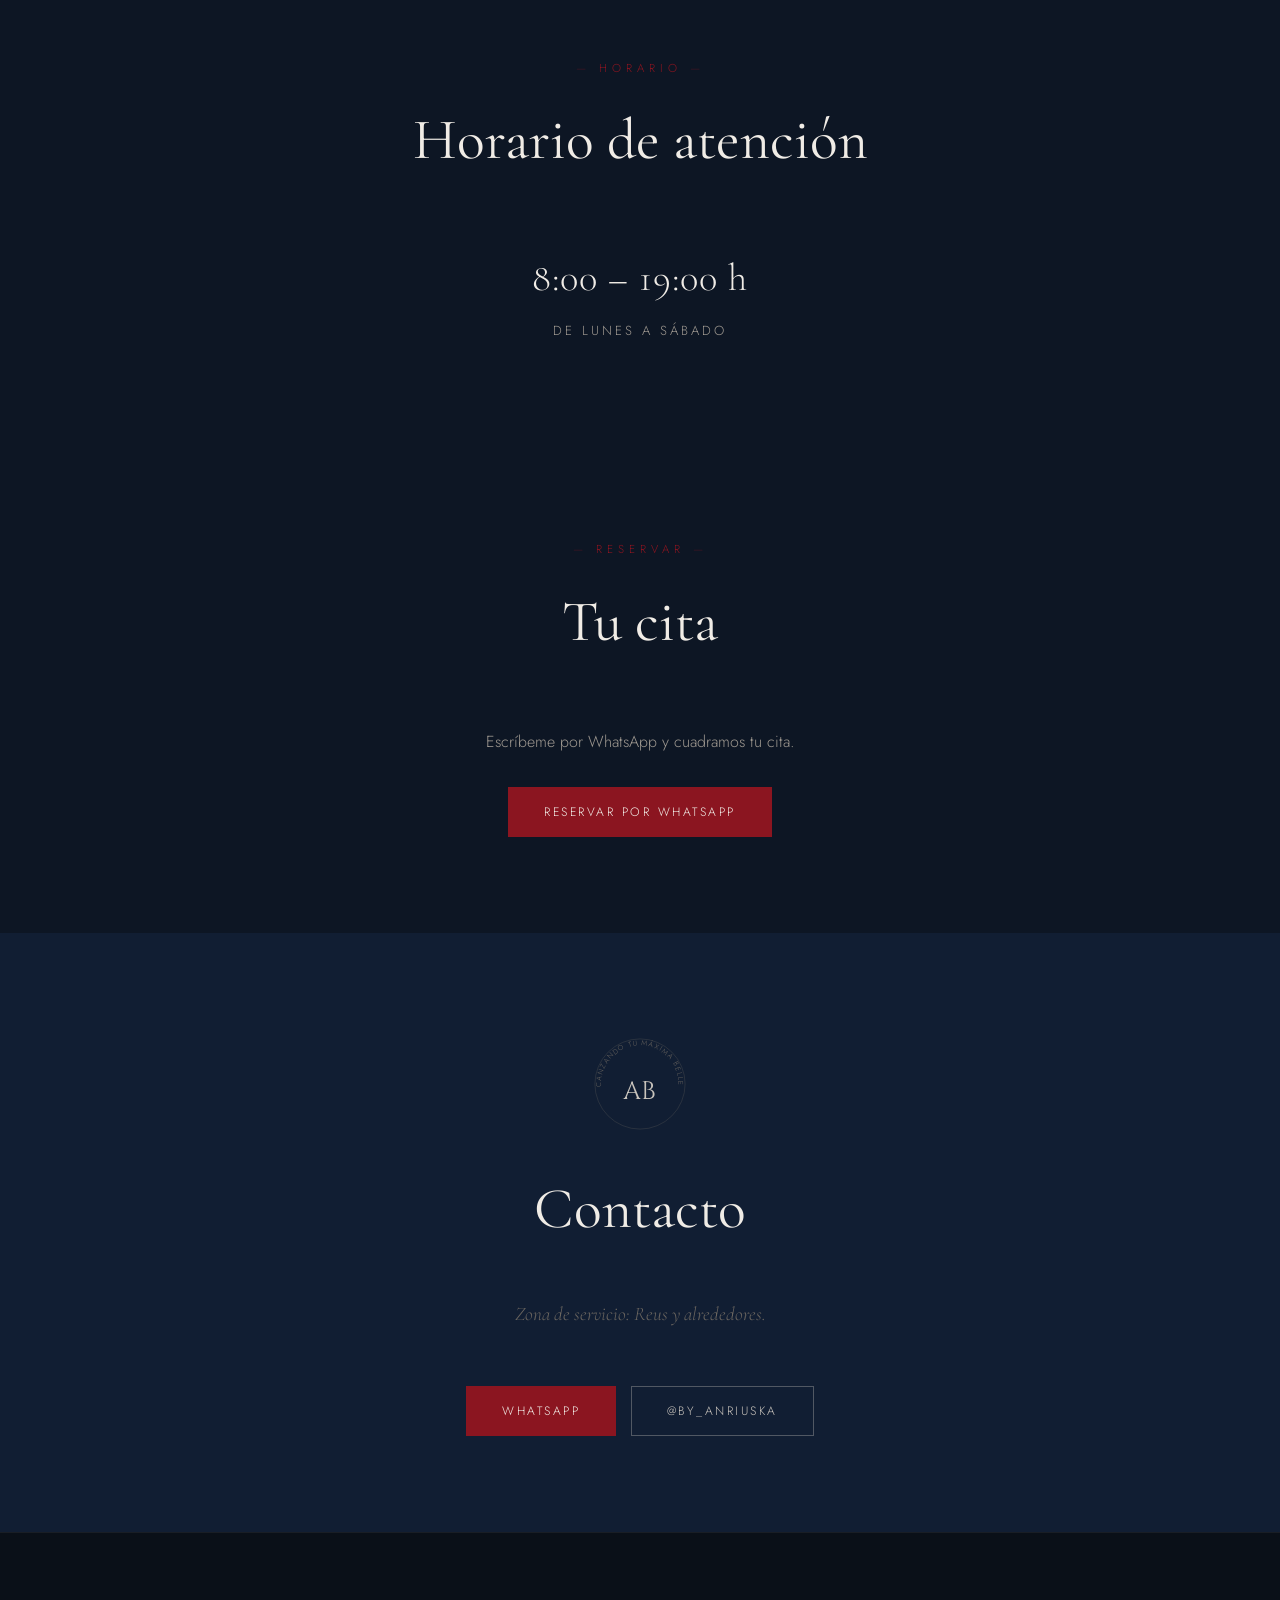
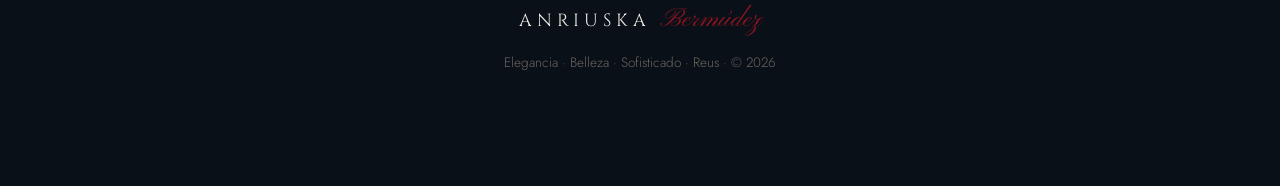
<file: elegant.html>
<!DOCTYPE html>
<html lang="es">
<head>
  <meta charset="UTF-8" />
  <meta name="viewport" content="width=device-width, initial-scale=1.0" />
  <title>Anriuska Bermúdez · Uñas y cabello a domicilio en Reus</title>
  <meta name="description" content="Anriuska Bermúdez — Hair & Nails Artist. Uñas, polygel, cabello y peinados a domicilio en Reus. Elegancia • Belleza • Sofisticado." />
  <meta property="og:title" content="Anriuska Bermúdez · Elegancia • Belleza • Sofisticado" />
  <meta property="og:description" content="Uñas, polygel y cabello a domicilio en Reus." />
  <meta property="og:type" content="website" />
  <meta name="theme-color" content="#0d1624" />
  <link rel="preconnect" href="https://fonts.googleapis.com" />
  <link rel="preconnect" href="https://fonts.gstatic.com" crossorigin />
  <link href="https://fonts.googleapis.com/css2?family=Cinzel:wght@400;500;600&family=Cormorant+Garamond:ital,wght@0,400;0,500;0,600;1,400&family=Pinyon+Script&family=Sacramento&family=Jost:wght@300;400;500&display=swap" rel="stylesheet" />
  <link rel="stylesheet" href="elegant.css" />
</head>
<body>

  <!-- NAV -->
  <header class="nav">
    <a class="nav-logo" href="#inicio">ANRIUSKA<span>Bermúdez</span></a>
    <nav class="nav-links">
      <a href="#servicios">Servicios</a>
      <a href="#galeria">Galería</a>
      <a href="#horario">Horario</a>
      <a href="#reservar">Reservar</a>
      <a href="#contacto">Contacto</a>
    </nav>
  </header>

  <!-- HERO -->
  <section id="inicio" class="hero">
    <div class="hero-bg">
      <img src="anri.png" alt="" aria-hidden="true" />
    </div>
    <div class="hero-content">
      <p class="hero-eyebrow">La esencia de</p>
      <div class="wordmark">
        <span class="wm-main">ANRIUSKA</span>
        <span class="wm-script">Bermúdez</span>
      </div>
      <div class="hero-rule"></div>
      <p class="tagline">Elegancia &bull; Belleza &bull; Sofisticado</p>
      <div class="hero-cta">
        <a class="btn btn-solid" href="#reservar">Reservar cita</a>
        <a class="btn btn-line" href="https://www.instagram.com/by_anriuska/" target="_blank" rel="noopener">@by_anriuska</a>
      </div>
    </div>
  </section>

  <!-- SERVICIOS -->
  <section id="servicios" class="section">
    <div class="section-head">
      <p class="eyebrow">Servicios</p>
      <h2>Lo que hago por ti</h2>
    </div>
    <div class="menus">
      <div class="menu-col">
        <h3 class="menu-title">Uñas</h3>
        <span class="rule"></span>
        <ul class="menu">
          <li>Recubrimiento de Polygel en uña natural con encapsulados</li>
          <li>Manicura semipermanente</li>
          <li>Uñas acrílicas / gel</li>
          <li>Nail art y diseños personalizados</li>
          <li>Pedicura</li>
        </ul>
      </div>
      <div class="menu-col">
        <h3 class="menu-title">Cabello</h3>
        <span class="rule"></span>
        <ul class="menu">
          <li>Lavado · Secado · Planchado</li>
          <li>Hidratación profunda</li>
          <li>Ondas · Ondas al agua · Ondas Sirena con máquina</li>
          <li>Tinturado</li>
          <li>Corte de puntas · Cortes elaborados en capas</li>
          <li>Limpieza de horquetillas</li>
        </ul>
      </div>
    </div>
    <p class="consulta">Consulta todos nuestros precios al reservar.</p>
  </section>

  <!-- GALERÍA -->
  <section id="galeria" class="section-alt">
    <div class="section-inner">
      <div class="section-head">
        <p class="eyebrow">Galería</p>
        <h2>Mi trabajo</h2>
      </div>
      <div class="gallery">
        <div class="g-item"></div>
        <div class="g-item"></div>
        <div class="g-item"></div>
        <div class="g-item"></div>
        <div class="g-item"></div>
        <div class="g-item"></div>
      </div>
      <p class="g-label">Fotos reales próximamente — desde @by_anriuska.</p>
    </div>
  </section>

  <!-- HORARIO -->
  <section id="horario" class="section">
    <div class="section-head">
      <p class="eyebrow">Horario</p>
      <h2>Horario de atención</h2>
    </div>
    <div class="hours">
      <p class="hours-time">8:00 – 19:00 h</p>
      <p class="hours-days">De lunes a sábado</p>
    </div>
  </section>

  <!-- RESERVAR -->
  <section id="reservar" class="section">
    <div class="section-head">
      <p class="eyebrow">Reservar</p>
      <h2>Tu cita</h2>
    </div>
    <div class="booking">
      <p>Escríbeme por WhatsApp y cuadramos tu cita.</p>
      <a class="btn btn-solid" href="https://wa.me/message/GFTFYKWY5HROM1" target="_blank" rel="noopener">Reservar por WhatsApp</a>
    </div>
  </section>

  <!-- CONTACTO -->
  <section id="contacto" class="section-alt">
    <div class="section-inner">
      <div class="section-head">
        <span class="monogram" aria-hidden="true">
          <svg viewBox="0 0 200 200" width="110" height="110">
            <defs>
              <path id="arc" d="M 30 100 A 70 70 0 0 1 170 100" fill="none" />
            </defs>
            <circle cx="100" cy="100" r="82" fill="none" stroke="currentColor" stroke-width="1" opacity=".5" />
            <text class="arc-text" font-size="13" letter-spacing="2">
              <textPath href="#arc" startOffset="50%" text-anchor="middle">ALCANZANDO TU MÁXIMA BELLEZA</textPath>
            </text>
            <text x="100" y="128" text-anchor="middle" class="ab">AB</text>
          </svg>
        </span>
        <h2>Contacto</h2>
        <p class="consulta">Zona de servicio: Reus y alrededores.</p>
      </div>
      <div class="contact-cta">
        <a class="btn btn-solid" href="https://wa.me/message/GFTFYKWY5HROM1" target="_blank" rel="noopener">WhatsApp</a>
        <a class="btn btn-line" href="https://www.instagram.com/by_anriuska/" target="_blank" rel="noopener">@by_anriuska</a>
      </div>
    </div>
  </section>

  <footer class="footer">
    <p class="foot-wm">ANRIUSKA <span>Bermúdez</span></p>
    <p class="note">Elegancia · Belleza · Sofisticado · Reus · © <span id="year"></span></p>
  </footer>

  <!-- style switcher -->
  <div class="switcher" role="group" aria-label="Cambiar estilo">
    <span class="sw-label">Estilo:</span>
    <a class="sw-btn active" href="elegant.html">🖤 Elegante</a>
    <a class="sw-btn" href="brand.html">🤍 Marca</a>
    <a class="sw-btn" href="retro.html">📼 Retro</a>
    <a class="sw-btn" href="calido.html">🌺 Cálido</a>
  </div>

  <script src="script.js"></script>
</body>
</html>
</file>
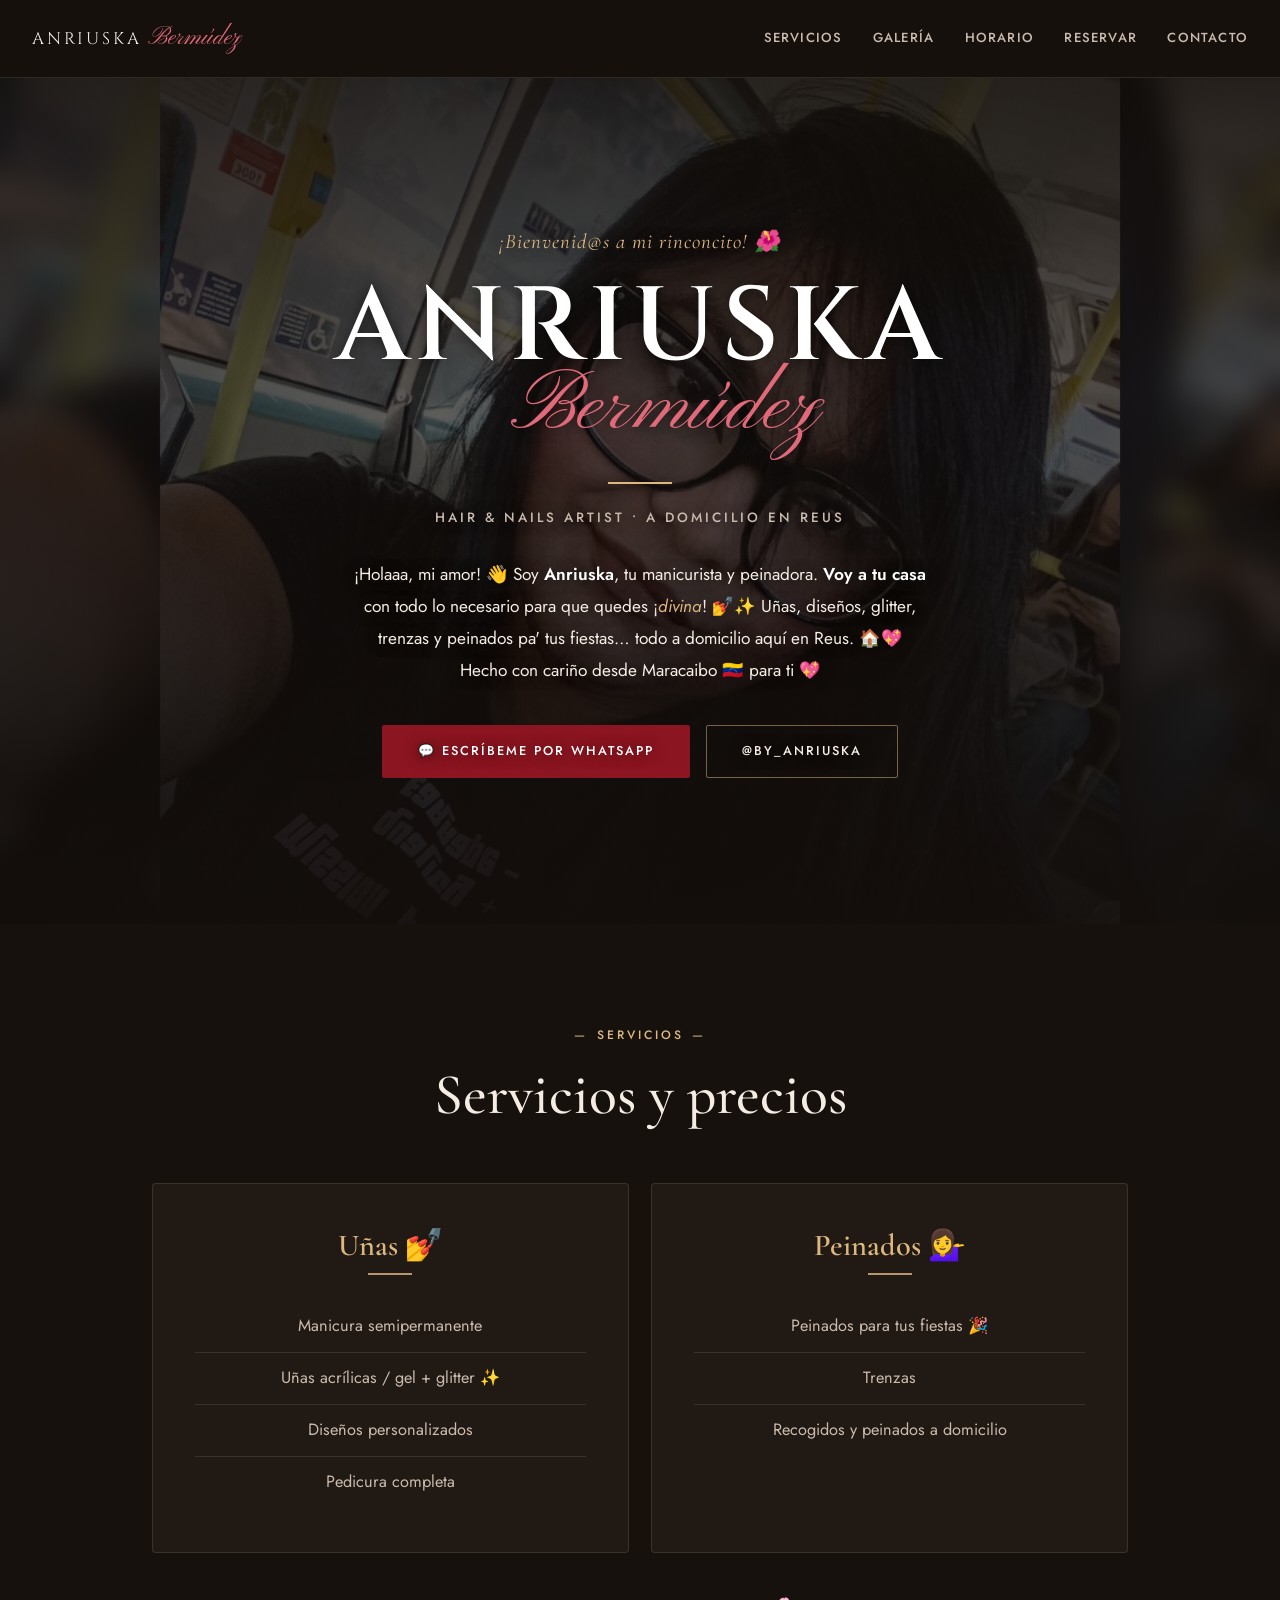
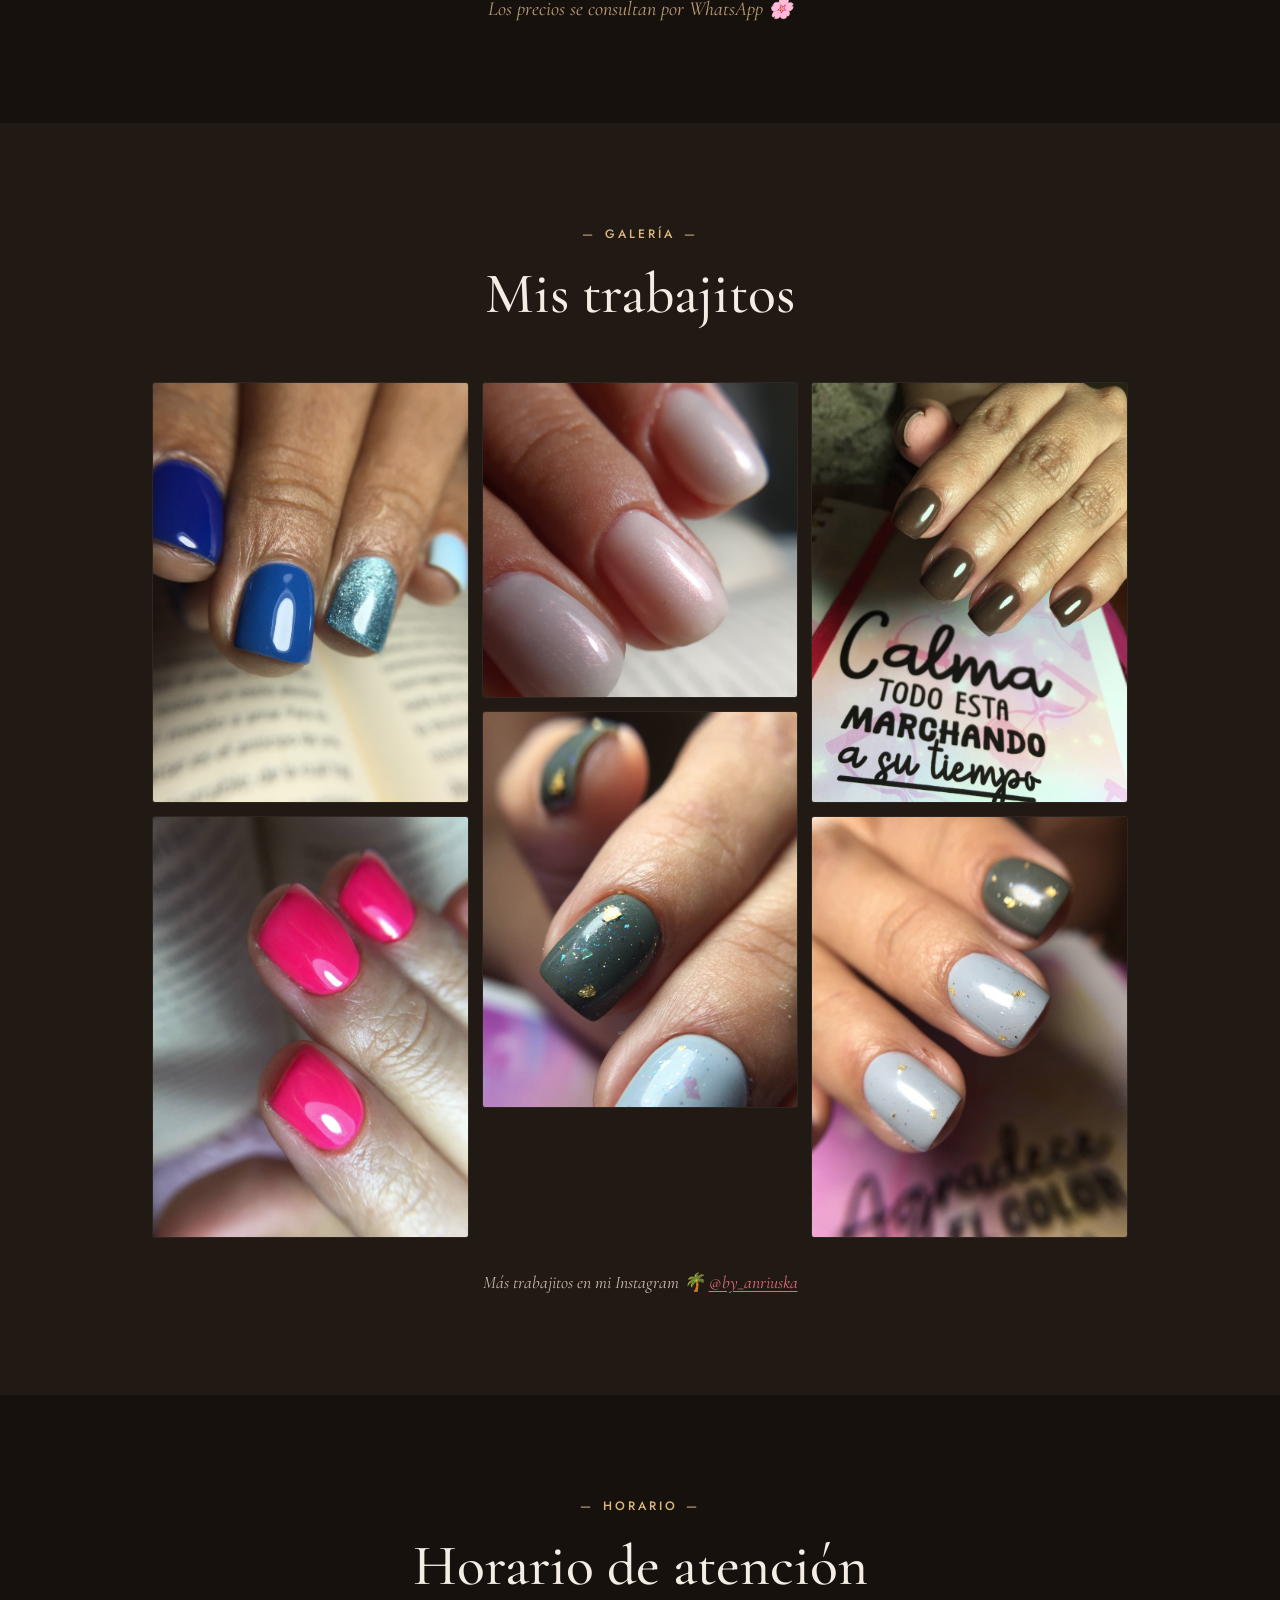
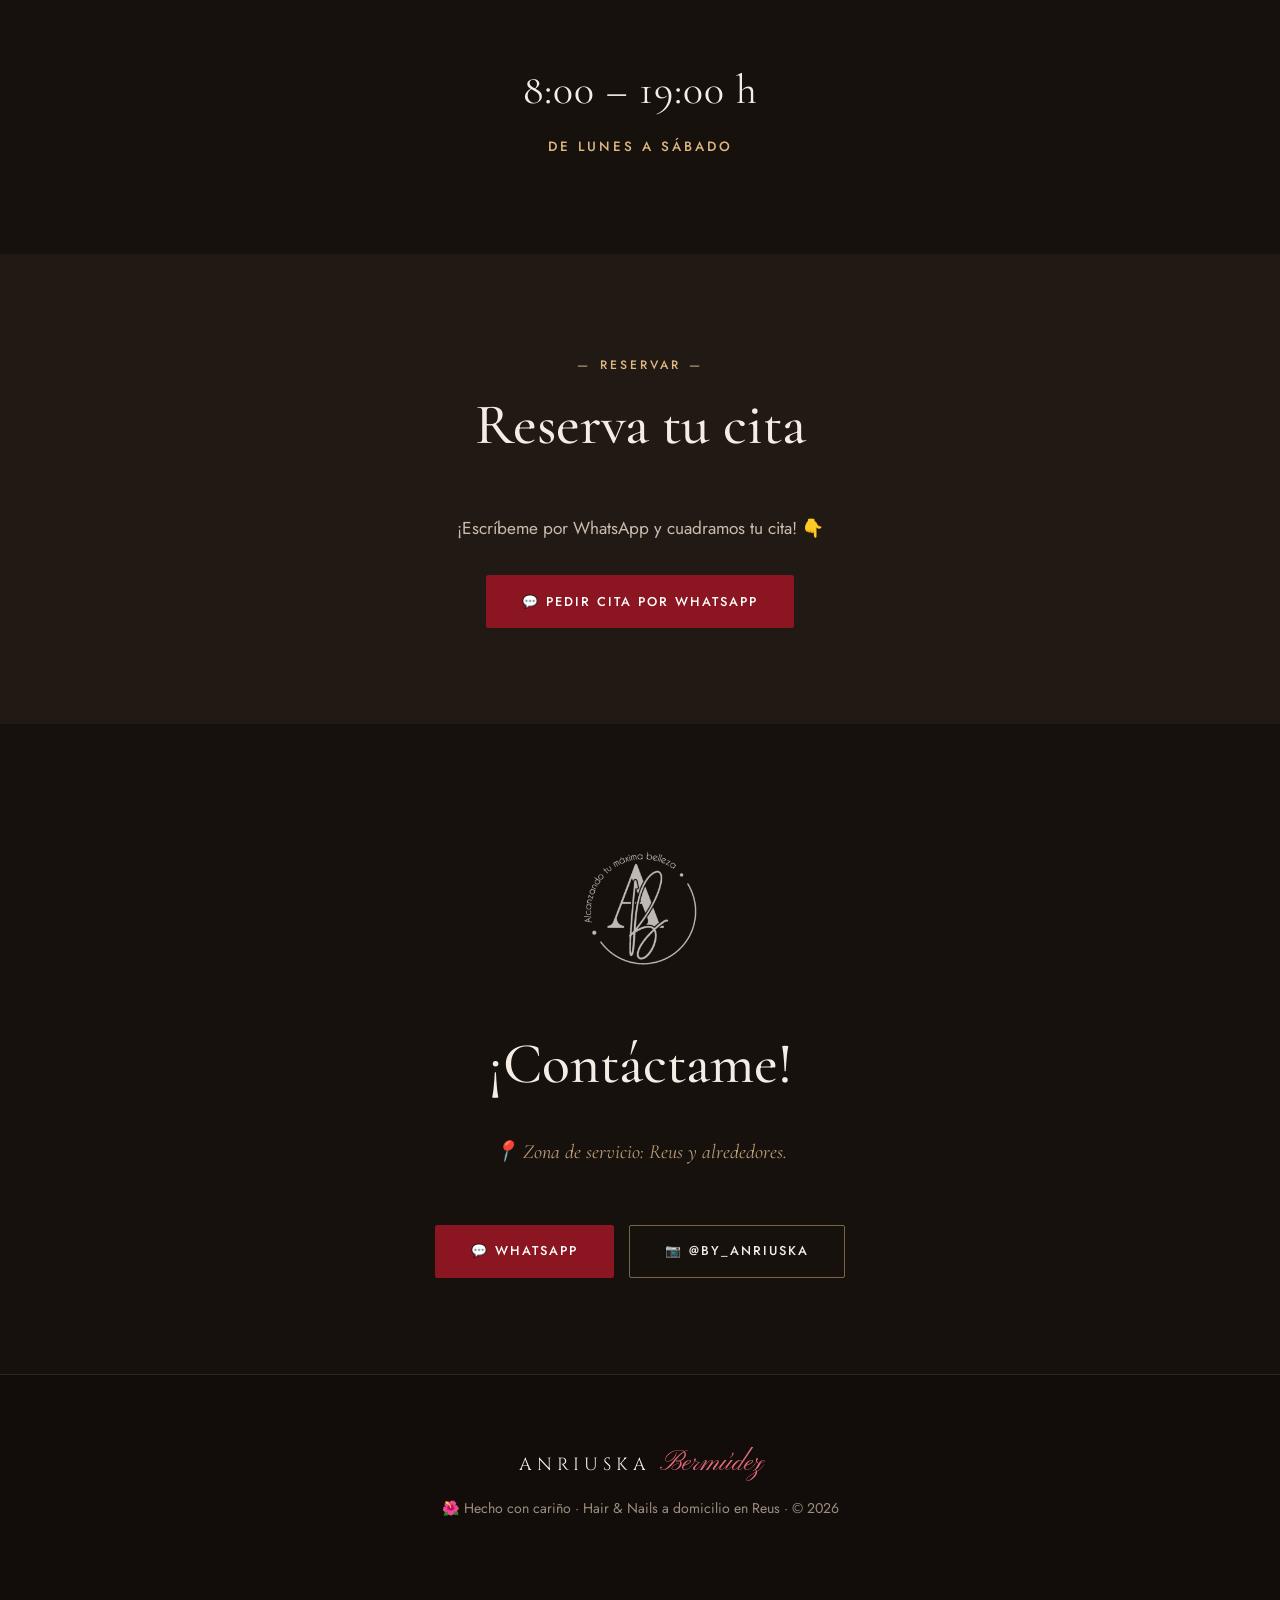
<file: lux.html>
<!DOCTYPE html>
<html lang="es">
<head>
  <meta charset="UTF-8" />
  <meta name="viewport" content="width=device-width, initial-scale=1.0" />
  <title>by Anriuska · Uñas y peinados a domicilio en Reus 🌺</title>
  <meta name="description" content="¡Holaaa! Soy Anriuska, tu manicurista y peinadora a domicilio en Reus. Uñas, diseños, glitter, trenzas y peinados — todo en la comodidad de tu casa. Hecho con cariño 🌺" />
  <meta property="og:title" content="by Anriuska · Hair & Nails Artist a domicilio en Reus" />
  <meta property="og:description" content="Uñas, peinados y trenzas a domicilio en Reus. ¡Hecho con cariño! 🌺" />
  <meta property="og:type" content="website" />
  <meta name="theme-color" content="#17110e" />
  <link rel="preconnect" href="https://fonts.googleapis.com" />
  <link rel="preconnect" href="https://fonts.gstatic.com" crossorigin />
  <link href="https://fonts.googleapis.com/css2?family=Cinzel:wght@400;500;600&family=Cormorant+Garamond:ital,wght@0,400;0,500;0,600;1,400&family=Pinyon+Script&family=Jost:wght@300;400;500;600&display=swap" rel="stylesheet" />
  <link rel="stylesheet" href="lux.css" />
</head>
<body>

  <!-- NAV -->
  <header class="nav">
    <a class="nav-logo" href="#inicio">ANRIUSKA<span>Bermúdez</span></a>
    <nav class="nav-links">
      <a href="#servicios">Servicios</a>
      <a href="#galeria">Galería</a>
      <a href="#horario">Horario</a>
      <a href="#reservar">Reservar</a>
      <a href="#contacto">Contacto</a>
    </nav>
  </header>

  <!-- HERO -->
  <section id="inicio" class="hero">
    <div class="hero-bg">
      <img src="photos/anriuska-hero.jpg" alt="" aria-hidden="true" />
    </div>
    <div class="hero-content">
      <p class="hero-eyebrow">¡Bienvenid@s a mi rinconcito! 🌺</p>
      <div class="wordmark">
        <span class="wm-main">ANRIUSKA</span>
        <span class="wm-script">Bermúdez</span>
      </div>
      <div class="hero-rule"></div>
      <p class="tagline">Hair &amp; Nails Artist &bull; a domicilio en Reus</p>
      <p class="hero-lead">
        ¡Holaaa, mi amor! 👋 Soy <strong>Anriuska</strong>, tu manicurista y
        peinadora. <strong>Voy a tu casa</strong> con todo lo necesario para que
        quedes ¡<em>divina</em>! 💅✨ Uñas, diseños, glitter, trenzas y peinados
        pa' tus fiestas… todo a domicilio aquí en Reus. 🏠💖<br />
        Hecho con cariño desde Maracaibo 🇻🇪 para ti 💖
      </p>
      <div class="hero-cta">
        <a class="btn btn-solid" href="https://wa.me/message/GFTFYKWY5HROM1" target="_blank" rel="noopener">💬 Escríbeme por WhatsApp</a>
        <a class="btn btn-line" href="https://www.instagram.com/by_anriuska/" target="_blank" rel="noopener">@by_anriuska</a>
      </div>
    </div>
  </section>

  <!-- SERVICIOS -->
  <section id="servicios" class="section">
    <div class="section-head">
      <p class="eyebrow">Servicios</p>
      <h2>Servicios y precios</h2>
    </div>
    <div class="menus">
      <div class="menu-col">
        <h3 class="menu-title">Uñas 💅</h3>
        <span class="rule"></span>
        <ul class="menu">
          <li>Manicura semipermanente</li>
          <li>Uñas acrílicas / gel + glitter ✨</li>
          <li>Diseños personalizados</li>
          <li>Pedicura completa</li>
        </ul>
      </div>
      <div class="menu-col">
        <h3 class="menu-title">Peinados 💁‍♀️</h3>
        <span class="rule"></span>
        <ul class="menu">
          <li>Peinados para tus fiestas 🎉</li>
          <li>Trenzas</li>
          <li>Recogidos y peinados a domicilio</li>
        </ul>
      </div>
    </div>
    <p class="consulta">Los precios se consultan por WhatsApp 🌸</p>
  </section>

  <!-- GALERÍA -->
  <section id="galeria" class="section-alt">
    <div class="section-inner">
      <div class="section-head">
        <p class="eyebrow">Galería</p>
        <h2>Mis trabajitos</h2>
      </div>
      <div class="gallery">
        <div class="g-item"><img src="photos/nails-blue.jpg" alt="Uñas semipermanentes en tonos azules con glitter" loading="lazy" /></div>
        <div class="g-item"><img src="photos/nails-pink.jpg" alt="Uñas en rosa neón brillante" loading="lazy" /></div>
        <div class="g-item"><img src="photos/nails-pearl.jpg" alt="Uñas efecto perla en degradado blanco rosado" loading="lazy" /></div>
        <div class="g-item"><img src="photos/nails-green.jpg" alt="Uñas en verde con copos dorados" loading="lazy" /></div>
        <div class="g-item"><img src="photos/nails-taupe.jpg" alt="Uñas semipermanentes en tono taupe" loading="lazy" /></div>
        <div class="g-item"><img src="photos/nails-bluegray.jpg" alt="Uñas en azul gris con detalles dorados" loading="lazy" /></div>
      </div>
      <p class="g-label">Más trabajitos en mi Instagram 🌴 <a href="https://www.instagram.com/by_anriuska/" target="_blank" rel="noopener">@by_anriuska</a></p>
    </div>
  </section>

  <!-- HORARIO -->
  <section id="horario" class="section">
    <div class="section-head">
      <p class="eyebrow">Horario</p>
      <h2>Horario de atención</h2>
    </div>
    <div class="hours">
      <p class="hours-time">8:00 – 19:00 h</p>
      <p class="hours-days">De lunes a sábado</p>
    </div>
  </section>

  <!-- RESERVAR -->
  <section id="reservar" class="section-alt">
    <div class="section-inner">
      <div class="section-head">
        <p class="eyebrow">Reservar</p>
        <h2>Reserva tu cita</h2>
      </div>
      <div class="booking">
        <p>¡Escríbeme por WhatsApp y cuadramos tu cita! 👇</p>
        <a class="btn btn-solid" href="https://wa.me/message/GFTFYKWY5HROM1" target="_blank" rel="noopener">💬 Pedir cita por WhatsApp</a>
      </div>
    </div>
  </section>

  <!-- CONTACTO -->
  <section id="contacto" class="section">
    <div class="section-head">
      <img class="contact-monogram" src="photos/monogram-ab.png" alt="Anriuska Bermúdez — Alcanzando tu máxima belleza" />
      <h2>¡Contáctame!</h2>
      <p class="consulta">📍 Zona de servicio: Reus y alrededores.</p>
    </div>
    <div class="contact-cta">
      <a class="btn btn-solid" href="https://wa.me/message/GFTFYKWY5HROM1" target="_blank" rel="noopener">💬 WhatsApp</a>
      <a class="btn btn-line" href="https://www.instagram.com/by_anriuska/" target="_blank" rel="noopener">📷 @by_anriuska</a>
    </div>
  </section>

  <footer class="footer">
    <p class="foot-wm">ANRIUSKA <span>Bermúdez</span></p>
    <p class="note">🌺 Hecho con cariño · Hair &amp; Nails a domicilio en Reus · © <span id="year"></span></p>
  </footer>

  <script src="script.js"></script>
</body>
</html>
</file>
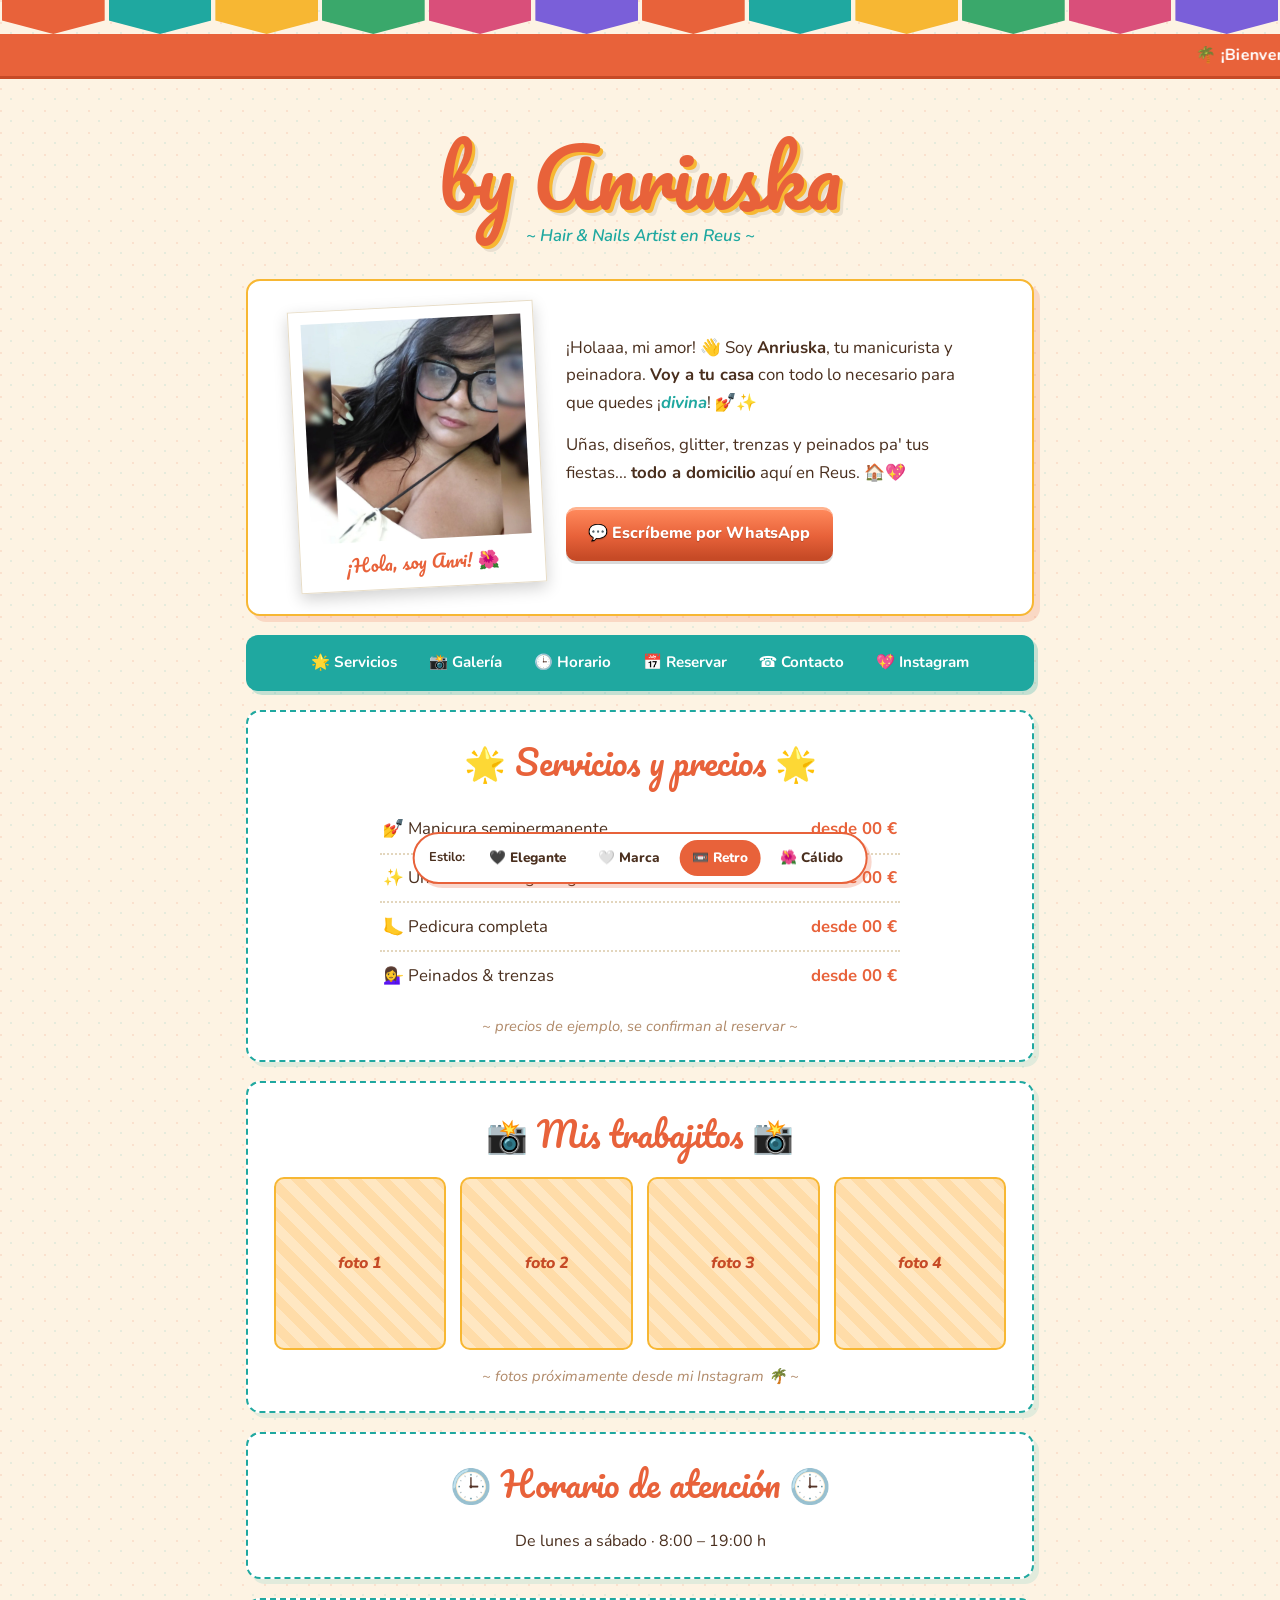
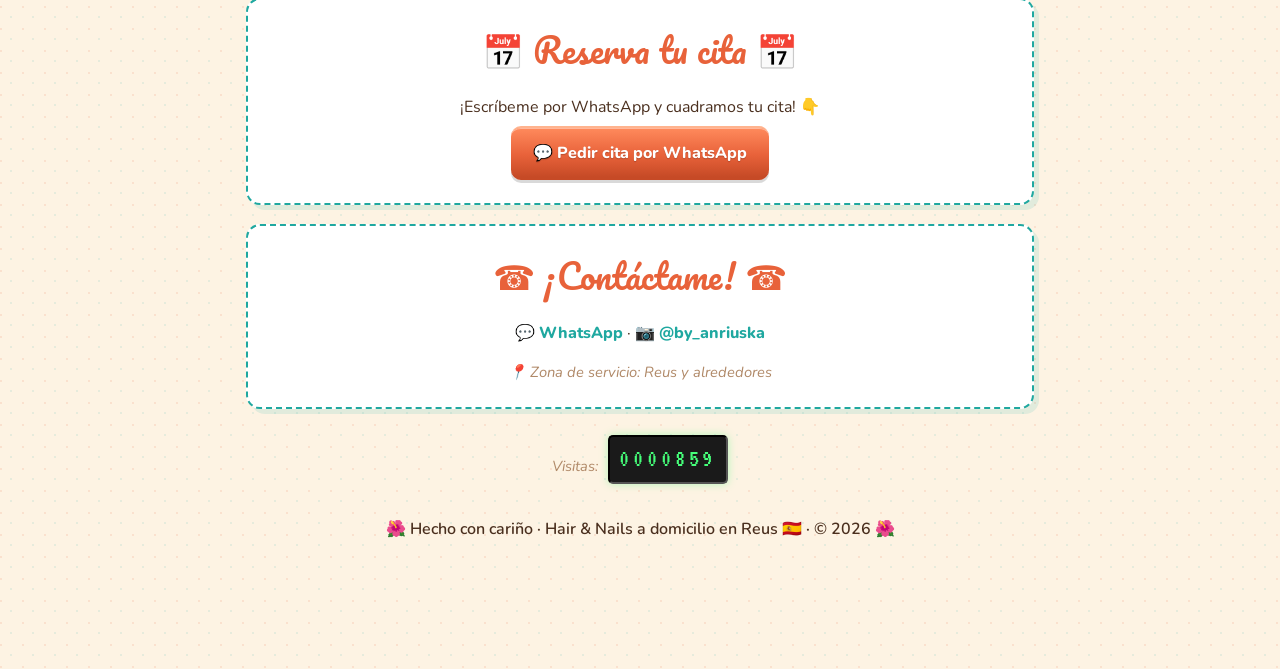
<file: retro.html>
<!DOCTYPE html>
<html lang="es">
<head>
  <meta charset="UTF-8" />
  <meta name="viewport" content="width=device-width, initial-scale=1.0" />
  <title>by Anriuska ~ Uñas y peinados a domicilio en Reus ~</title>
  <meta name="description" content="Anriuska — manicurista y peinadora a domicilio en Reus. ¡Mucho cariño y profesionalidad! 🌺" />
  <meta name="theme-color" content="#e8623a" />
  <link href="https://fonts.googleapis.com/css2?family=Pacifico&family=Nunito:ital,wght@0,400;0,600;0,800;1,600&family=VT323&display=swap" rel="stylesheet" />
  <link rel="stylesheet" href="retro.css" />
</head>
<body>

  <!-- papel picado banner -->
  <div class="papel" aria-hidden="true">
    <span></span><span></span><span></span><span></span><span></span><span></span>
    <span></span><span></span><span></span><span></span><span></span><span></span>
  </div>

  <!-- welcome scroller -->
  <marquee class="bienvenida" scrollamount="5" direction="left">
    🌴 ¡Bienvenid@s a mi rinconcito! 🌺 uñas 💅 peinados 💁‍♀️ trenzas ✨ ¡a domicilio en Reus! 🍹 hecho con cariño desde Maracaibo 🇻🇪 para ti 💖 &nbsp;&nbsp;&nbsp;
  </marquee>

  <div class="page">

    <!-- Header -->
    <header class="head">
      <h1 class="logo">by Anriuska</h1>
      <p class="tagline">~ Hair &amp; Nails Artist en Reus ~</p>
    </header>

    <!-- Hero: polaroid + intro -->
    <section class="hero">
      <figure class="polaroid">
        <img src="anri.png" alt="Anriuska" />
        <figcaption>¡Hola, soy Anri! 🌺</figcaption>
      </figure>
      <div class="intro">
        <p>¡Holaaa, mi amor! 👋 Soy <b>Anriuska</b>, tu manicurista y peinadora.
        <b>Voy a tu casa</b> con todo lo necesario para que quedes
        ¡<i>divina</i>! 💅✨</p>
        <p>Uñas, diseños, glitter, trenzas y peinados pa' tus fiestas...
        <b>todo a domicilio</b> aquí en Reus. 🏠💖</p>
        <a class="btn" href="https://wa.me/message/GFTFYKWY5HROM1" target="_blank" rel="noopener">💬 Escríbeme por WhatsApp</a>
      </div>
    </section>

    <!-- nav -->
    <nav class="nav">
      <a href="#servicios">🌟 Servicios</a>
      <a href="#galeria">📸 Galería</a>
      <a href="#horario">🕒 Horario</a>
      <a href="#reservar">📅 Reservar</a>
      <a href="#contacto">☎ Contacto</a>
      <a href="https://www.instagram.com/by_anriuska/" target="_blank" rel="noopener">💖 Instagram</a>
    </nav>

    <!-- servicios -->
    <section id="servicios" class="panel">
      <h2>🌟 Servicios y precios 🌟</h2>
      <ul class="pricelist">
        <li><span>💅 Manicura semipermanente</span> <b>desde 00 €</b></li>
        <li><span>✨ Uñas acrílicas / gel + glitter</span> <b>desde 00 €</b></li>
        <li><span>🦶 Pedicura completa</span> <b>desde 00 €</b></li>
        <li><span>💁‍♀️ Peinados &amp; trenzas</span> <b>desde 00 €</b></li>
      </ul>
      <p class="nota">~ precios de ejemplo, se confirman al reservar ~</p>
    </section>

    <!-- galeria -->
    <section id="galeria" class="panel">
      <h2>📸 Mis trabajitos 📸</h2>
      <div class="gallery">
        <div class="thumb">foto 1</div>
        <div class="thumb">foto 2</div>
        <div class="thumb">foto 3</div>
        <div class="thumb">foto 4</div>
      </div>
      <p class="nota">~ fotos próximamente desde mi Instagram 🌴 ~</p>
    </section>

    <!-- horario -->
    <section id="horario" class="panel">
      <h2>🕒 Horario de atención 🕒</h2>
      <p class="center">De lunes a sábado · 8:00 – 19:00 h</p>
    </section>

    <!-- reservar -->
    <section id="reservar" class="panel">
      <h2>📅 Reserva tu cita 📅</h2>
      <p class="center">¡Escríbeme por WhatsApp y cuadramos tu cita! 👇</p>
      <p class="center"><a class="btn" href="https://wa.me/message/GFTFYKWY5HROM1" target="_blank" rel="noopener">💬 Pedir cita por WhatsApp</a></p>
    </section>

    <!-- contacto -->
    <section id="contacto" class="panel contacto">
      <h2>☎ ¡Contáctame! ☎</h2>
      <p class="center">
        <a class="link" href="https://wa.me/message/GFTFYKWY5HROM1" target="_blank" rel="noopener">💬 WhatsApp</a> ·
        <a class="link" href="https://www.instagram.com/by_anriuska/" target="_blank" rel="noopener">📷 @by_anriuska</a>
      </p>
      <p class="center nota">📍 Zona de servicio: Reus y alrededores</p>
    </section>

    <!-- counter + footer -->
    <div class="counter-wrap">
      <span class="nota">Visitas:</span>
      <span class="counter" id="counter">0000847</span>
    </div>

    <footer class="footer">
      <p>🌺 Hecho con cariño · Hair &amp; Nails a domicilio en Reus 🇪🇸 · © <span id="year"></span> 🌺</p>
    </footer>

  </div>

  <!-- style switcher -->
  <div class="switcher" role="group" aria-label="Cambiar estilo">
    <span class="sw-label">Estilo:</span>
    <a class="sw-btn" href="elegant.html">🖤 Elegante</a>
    <a class="sw-btn" href="brand.html">🤍 Marca</a>
    <a class="sw-btn active" href="retro.html">📼 Retro</a>
    <a class="sw-btn" href="calido.html">🌺 Cálido</a>
  </div>

  <script src="script.js"></script>
</body>
</html>
</file>
<file: brand.css>
:root {
  --navy: #16233b;        /* midnight navy */
  --navy-2: #101a2e;
  --wine: #6b1f2b;        /* deep burgundy */
  --wine-lt: #8a2d3a;
  --greige: #c3bcb2;      /* warm taupe */
  --greige-lt: #d7d1c8;
  --cream: #f4efe8;
  --ink: #2a2722;
  --silver: #d8d3cc;
  --silver-dim: #a9a59e;
}

* { box-sizing: border-box; margin: 0; padding: 0; }
html { scroll-behavior: smooth; }

body {
  font-family: "Jost", system-ui, sans-serif;
  font-weight: 300;
  color: var(--ink);
  background: var(--cream);
  line-height: 1.7;
  -webkit-font-smoothing: antialiased;
}

h1, h2, h3 { font-weight: 400; }
.light { color: var(--silver) !important; }

/* ---------- nav ---------- */
.nav {
  position: sticky; top: 0; z-index: 50;
  display: flex; align-items: center; justify-content: space-between;
  padding: 1.1rem 2rem;
  background: rgba(244,239,232,.9); backdrop-filter: blur(10px);
  border-bottom: 1px solid rgba(107,31,43,.12);
}
.nav-logo { text-decoration: none; color: var(--navy); font-family: "Cinzel", serif; font-size: 1.1rem; letter-spacing: 3px; position: relative; }
.nav-logo span { font-family: "Pinyon Script", cursive; font-size: 1.5rem; color: var(--wine); letter-spacing: 0; margin-left: .3rem; }
.nav-links { display: flex; gap: 1.8rem; }
.nav-links a { color: var(--ink); text-decoration: none; font-size: .82rem; letter-spacing: 1.5px; text-transform: uppercase; opacity: .75; transition: opacity .2s, color .2s; }
.nav-links a:hover { opacity: 1; color: var(--wine); }

/* ---------- hero ---------- */
.hero {
  display: grid; grid-template-columns: 1.1fr .9fr; align-items: center; gap: 2rem;
  max-width: 1140px; margin: 0 auto; padding: 4.5rem 2rem 5rem; min-height: 82vh;
}
.wordmark { position: relative; display: inline-block; line-height: .9; }
.wm-main { display: block; font-family: "Cinzel", serif; font-weight: 500; font-size: clamp(2.8rem, 8vw, 5.4rem); color: var(--navy); letter-spacing: 4px; }
.wm-script { position: absolute; right: -.2em; bottom: -.55em; font-family: "Pinyon Script", cursive; font-size: clamp(2rem, 6vw, 4rem); color: var(--wine); transform: rotate(-4deg); }
.tagline { font-family: "Sacramento", cursive; font-size: 1.7rem; color: var(--silver-dim); margin: 2.4rem 0 1.2rem; }
.hero-lead { max-width: 30rem; color: #5b554d; font-size: 1.05rem; margin-bottom: 2rem; }
.hero-cta { display: flex; gap: .9rem; flex-wrap: wrap; }

/* organic blob photo with dashed stitch outline (her signature motif) */
.hero-photo { display: flex; justify-content: center; }
.blob-photo { position: relative; width: min(380px, 80vw); aspect-ratio: 1; }
.blob-photo img {
  width: 100%; height: 100%; object-fit: cover;
  border-radius: 56% 44% 57% 43% / 47% 54% 46% 53%;
}
.blob-photo::before {
  content: ""; position: absolute; inset: -18px;
  border: 1.5px dashed var(--silver-dim);
  border-radius: 44% 56% 47% 53% / 53% 44% 56% 47%;
  transform: rotate(6deg);
}

/* ---------- sections ---------- */
.section { max-width: 1040px; margin: 0 auto; padding: 5.5rem 2rem; }
.section-dark { max-width: none; background: var(--navy); color: var(--silver); }
.section-dark > * { max-width: 1040px; margin-inline: auto; }
.section-head { text-align: center; margin-bottom: 3rem; }
.eyebrow { text-transform: uppercase; letter-spacing: 4px; font-size: .72rem; color: var(--wine); margin-bottom: .7rem; }
.eyebrow.light { color: var(--greige); }
.section-head h2 { font-family: "Cormorant Garamond", serif; font-weight: 500; font-size: clamp(2.2rem, 6vw, 3.4rem); color: var(--navy); }

/* ---------- services menus ---------- */
.menus { display: grid; grid-template-columns: 1fr 1fr; gap: 3rem; }
.menu-col { text-align: center; }
.menu-title { font-family: "Cormorant Garamond", serif; font-size: 2rem; color: var(--wine); margin-bottom: .6rem; }
.rule { display: block; width: 46px; height: 1px; background: var(--silver-dim); margin: 0 auto 1.4rem; }
.menu { list-style: none; }
.menu li { padding: .55rem 0; border-bottom: 1px solid rgba(0,0,0,.07); font-size: 1rem; color: #4f4940; }
.menu li:last-child { border-bottom: 0; }
.consulta { text-align: center; margin-top: 2.4rem; font-family: "Cormorant Garamond", serif; font-style: italic; font-size: 1.2rem; color: var(--silver-dim); }

/* ---------- gallery ---------- */
.gallery { display: grid; grid-template-columns: repeat(3, 1fr); gap: 1rem; }
.g-item {
  aspect-ratio: 3/4; border-radius: 4px;
  background: linear-gradient(160deg, var(--navy-2), #1d2c47);
  border: 1px solid rgba(255,255,255,.08);
}
.g-item:nth-child(2), .g-item:nth-child(5) { background: linear-gradient(160deg, var(--wine), var(--wine-lt)); }

/* ---------- booking ---------- */
.booking { text-align: center; max-width: 560px; margin: 0 auto; }
.booking p { color: #5b554d; margin-bottom: 1.8rem; }

/* ---------- hours ---------- */
.hours { text-align: center; }
.hours-time { font-family: "Cormorant Garamond", serif; font-size: 2.4rem; color: var(--navy); letter-spacing: 1px; }
.hours-days { margin-top: .5rem; font-size: .82rem; letter-spacing: 3px; text-transform: uppercase; color: #8a847b; }

/* ---------- monogram ---------- */
.monogram { display: block; color: var(--greige); margin: 0 auto 1.2rem; }
.monogram svg { display: block; margin: 0 auto; }
.arc-text { fill: var(--greige); font-family: "Jost", sans-serif; }
.ab { fill: var(--greige); font-family: "Cinzel", serif; font-size: 46px; letter-spacing: 1px; }

/* ---------- buttons ---------- */
.btn { display: inline-block; padding: .85rem 1.9rem; font-size: .8rem; letter-spacing: 2px; text-transform: uppercase; text-decoration: none; transition: all .2s; }
.btn-solid { background: var(--wine); color: var(--cream); }
.btn-solid:hover { background: var(--wine-lt); }
.btn-line { border: 1px solid var(--navy); color: var(--navy); }
.btn-line:hover { background: var(--navy); color: var(--cream); }
.btn-line.light { border-color: var(--greige); color: var(--silver); }
.btn-line.light:hover { background: var(--greige); color: var(--navy); }

.contact-cta { display: flex; gap: .9rem; justify-content: center; flex-wrap: wrap; }
.note { font-family: "Cormorant Garamond", serif; font-style: italic; color: var(--silver-dim); text-align: center; }

/* ---------- footer ---------- */
.footer { background: var(--navy-2); color: var(--silver); text-align: center; padding: 3.5rem 2rem 6rem; }
.foot-wm { font-family: "Cinzel", serif; letter-spacing: 4px; font-size: 1.2rem; margin-bottom: .5rem; }
.foot-wm span { font-family: "Pinyon Script", cursive; font-size: 1.7rem; color: var(--greige); letter-spacing: 0; }
.footer .note { color: var(--silver-dim); margin-top: .4rem; }

/* ---------- switcher ---------- */
.switcher { position: fixed; left: 50%; bottom: 1rem; transform: translateX(-50%); z-index: 70; display: flex; align-items: center; gap: .3rem; padding: .4rem .55rem; border-radius: 999px; background: rgba(22,35,59,.92); border: 1px solid rgba(255,255,255,.18); box-shadow: 0 8px 28px rgba(0,0,0,.35); }
.switcher .sw-label { font-size: .72rem; color: var(--silver-dim); padding: 0 .3rem; }
.switcher .sw-btn { text-decoration: none; font-size: .8rem; font-weight: 500; color: var(--silver); padding: .38rem .7rem; border-radius: 999px; transition: background .2s, color .2s; }
.switcher .sw-btn.active { background: var(--wine); color: var(--cream); }
.switcher .sw-btn:not(.active):hover { background: rgba(255,255,255,.12); }

@media (max-width: 820px) {
  .hero { grid-template-columns: 1fr; text-align: center; padding-top: 3rem; }
  .wordmark { margin: 0 auto; }
  .hero-cta { justify-content: center; }
  .hero-photo { order: -1; margin-bottom: 1.5rem; }
  .menus { grid-template-columns: 1fr; gap: 2.4rem; }
  .gallery { grid-template-columns: repeat(2, 1fr); }
  .nav-links { display: none; }
}
</file>
<file: elegant.css>
:root {
  --bg:       #0d1624;
  --bg-2:     #111e33;
  --bg-3:     #0a1018;
  --crimson:  #8b1520;
  --crimson-lt:#a8202e;
  --silver:   #c8c3bc;
  --silver-2: #9e9890;
  --silver-3: #6b6660;
  --white:    #f0ece6;
  --ink:      #e8e3dc;
}

* { box-sizing: border-box; margin: 0; padding: 0; }
html { scroll-behavior: smooth; }

body {
  font-family: "Jost", system-ui, sans-serif;
  font-weight: 300;
  color: var(--ink);
  background: var(--bg);
  line-height: 1.7;
  -webkit-font-smoothing: antialiased;
}

h1, h2, h3 { font-weight: 400; }

/* ---------- nav ---------- */
.nav {
  position: sticky; top: 0; z-index: 50;
  display: flex; align-items: center; justify-content: space-between;
  padding: 1.1rem 2rem;
  background: rgba(13,22,36,.88); backdrop-filter: blur(14px);
  border-bottom: 1px solid rgba(200,195,188,.08);
}
.nav-logo {
  text-decoration: none; color: var(--white);
  font-family: "Cinzel", serif; font-size: 1.05rem; letter-spacing: 3px;
}
.nav-logo span {
  font-family: "Pinyon Script", cursive; font-size: 1.5rem;
  color: var(--crimson); letter-spacing: 0; margin-left: .3rem;
}
.nav-links { display: flex; gap: 1.8rem; }
.nav-links a {
  color: var(--silver-2); text-decoration: none; font-size: .8rem;
  letter-spacing: 1.5px; text-transform: uppercase; transition: color .2s;
}
.nav-links a:hover { color: var(--white); }

/* ---------- hero ---------- */
.hero {
  position: relative; min-height: 96vh;
  display: flex; align-items: center; justify-content: center;
  overflow: hidden;
}
.hero-bg {
  position: absolute; inset: 0; z-index: 0;
}
.hero-bg img {
  width: 100%; height: 100%; object-fit: cover; object-position: center top;
  opacity: .55; filter: grayscale(20%);
}
.hero-bg::after {
  content: "";
  position: absolute; inset: 0;
  background: linear-gradient(
    170deg,
    rgba(13,22,36,.55) 0%,
    rgba(13,22,36,.35) 45%,
    rgba(13,22,36,.72) 100%
  );
}
.hero-content {
  position: relative; z-index: 1;
  text-align: center; padding: 3rem 2rem;
  max-width: 760px;
}
.hero-eyebrow {
  font-family: "Cormorant Garamond", serif; font-style: italic;
  font-size: 1.25rem; color: var(--silver-2); letter-spacing: 2px;
  margin-bottom: 1.4rem;
}
.wordmark { position: relative; display: inline-block; line-height: .88; margin-bottom: 1.6rem; }
.wm-main {
  display: block;
  font-family: "Cinzel", serif; font-weight: 600;
  font-size: clamp(3rem, 10vw, 6.5rem);
  color: var(--white); letter-spacing: 6px;
}
.wm-script {
  display: block;
  font-family: "Pinyon Script", cursive;
  font-size: clamp(2.4rem, 7vw, 5rem);
  color: var(--crimson);
  transform: translateX(4%) translateY(-.1em);
  line-height: 1;
}
.hero-rule {
  width: 60px; height: 1px; background: var(--crimson);
  margin: 0 auto 1.4rem;
}
.tagline {
  font-family: "Jost", sans-serif; font-weight: 300;
  font-size: .82rem; letter-spacing: 4px; text-transform: uppercase;
  color: var(--silver-2); margin-bottom: 2.8rem;
}
.hero-cta { display: flex; gap: 1rem; justify-content: center; flex-wrap: wrap; }

/* ---------- divider ---------- */
.section-divider {
  display: flex; align-items: center; gap: 1.4rem;
  max-width: 280px; margin: 0 auto;
}
.section-divider span { flex: 1; height: 1px; background: rgba(200,195,188,.15); }
.section-divider svg { flex-shrink: 0; opacity: .4; }

/* ---------- sections ---------- */
.section { max-width: 1040px; margin: 0 auto; padding: 6rem 2rem; }
.section-alt { background: var(--bg-2); max-width: none; }
.section-alt > .section-inner { max-width: 1040px; margin: 0 auto; padding: 6rem 2rem; }
.section-head { text-align: center; margin-bottom: 3.5rem; }
.eyebrow {
  display: inline-block;
  font-size: .72rem; letter-spacing: 5px; text-transform: uppercase;
  color: var(--crimson); margin-bottom: .9rem;
}
.eyebrow::before, .eyebrow::after { content: "—"; margin: 0 .5rem; opacity: .5; }
.section-head h2 {
  font-family: "Cormorant Garamond", serif; font-weight: 400;
  font-size: clamp(2.2rem, 6vw, 3.6rem); color: var(--white);
}

/* ---------- services ---------- */
.menus { display: grid; grid-template-columns: 1fr 1fr; gap: 0; }
.menu-col {
  padding: 2.8rem 3rem;
  border: 1px solid rgba(200,195,188,.1);
}
.menu-col:first-child { border-right: none; }
.menu-title {
  font-family: "Cormorant Garamond", serif; font-size: 1.9rem;
  color: var(--crimson); margin-bottom: .6rem; text-align: center;
}
.rule { display: block; width: 40px; height: 1px; background: rgba(200,195,188,.25); margin: 0 auto 1.6rem; }
.menu { list-style: none; }
.menu li {
  padding: .6rem 0; border-bottom: 1px solid rgba(200,195,188,.07);
  font-size: .97rem; color: var(--silver); text-align: center;
}
.menu li:last-child { border-bottom: 0; }
.consulta {
  text-align: center; margin-top: 2.4rem;
  font-family: "Cormorant Garamond", serif; font-style: italic;
  font-size: 1.2rem; color: var(--silver-3);
}

/* ---------- gallery ---------- */
.gallery { display: grid; grid-template-columns: repeat(3, 1fr); gap: .8rem; }
.g-item {
  aspect-ratio: 3/4; overflow: hidden;
  background: var(--bg-3);
  border: 1px solid rgba(200,195,188,.07);
}
.g-item:nth-child(2), .g-item:nth-child(5) {
  background: linear-gradient(160deg, var(--crimson), #5c0e17);
  border-color: transparent;
}
.g-label {
  text-align: center; margin-top: 1.8rem;
  font-family: "Cormorant Garamond", serif; font-style: italic;
  color: var(--silver-3); font-size: 1.05rem;
}

/* ---------- booking ---------- */
.booking { text-align: center; max-width: 540px; margin: 0 auto; }
.booking p { color: var(--silver-2); margin-bottom: 2rem; }

/* ---------- hours ---------- */
.hours { text-align: center; }
.hours-time {
  font-family: "Cormorant Garamond", serif; font-size: 2.4rem;
  color: var(--white); letter-spacing: 1px;
}
.hours-days {
  margin-top: .5rem; font-size: .82rem; letter-spacing: 3px;
  text-transform: uppercase; color: var(--silver-2);
}

/* ---------- monogram ---------- */
.monogram { display: block; color: var(--silver-3); margin: 0 auto 1.4rem; }
.monogram svg { display: block; margin: 0 auto; }
.arc-text { fill: var(--silver-3); font-family: "Jost", sans-serif; }
.ab { fill: var(--silver); font-family: "Cinzel", serif; font-size: 46px; letter-spacing: 1px; }

/* ---------- contact ---------- */
.contact-grid {
  display: grid; grid-template-columns: 1fr 1fr; gap: 4rem;
  align-items: center;
}
.contact-info p { color: var(--silver-2); margin-bottom: 1.2rem; font-size: 1rem; }
.contact-info strong { color: var(--white); font-weight: 400; }
.contact-cta { display: flex; gap: .9rem; justify-content: center; flex-wrap: wrap; }

/* ---------- buttons ---------- */
.btn {
  display: inline-block; padding: .85rem 2.2rem;
  font-size: .76rem; letter-spacing: 2.5px; text-transform: uppercase;
  text-decoration: none; transition: all .22s;
}
.btn-solid { background: var(--crimson); color: var(--white); border: 1px solid var(--crimson); }
.btn-solid:hover { background: var(--crimson-lt); border-color: var(--crimson-lt); }
.btn-line { border: 1px solid rgba(200,195,188,.35); color: var(--silver); }
.btn-line:hover { border-color: var(--white); color: var(--white); }

/* ---------- footer ---------- */
.footer {
  background: var(--bg-3); color: var(--silver-2);
  text-align: center; padding: 4rem 2rem 7rem;
  border-top: 1px solid rgba(200,195,188,.08);
}
.foot-wm {
  font-family: "Cinzel", serif; letter-spacing: 5px; font-size: 1.1rem;
  color: var(--white); margin-bottom: .5rem;
}
.foot-wm span {
  font-family: "Pinyon Script", cursive; font-size: 1.7rem;
  color: var(--crimson); letter-spacing: 0;
}
.footer .note { color: var(--silver-3); font-size: .85rem; }

/* ---------- switcher ---------- */
.switcher {
  position: fixed; left: 50%; bottom: 1rem; transform: translateX(-50%);
  z-index: 70; display: flex; align-items: center; gap: .3rem;
  padding: .4rem .55rem; border-radius: 999px;
  background: rgba(13,22,36,.94); border: 1px solid rgba(255,255,255,.12);
  box-shadow: 0 8px 28px rgba(0,0,0,.5);
}
.switcher .sw-label { font-size: .72rem; color: var(--silver-3); padding: 0 .3rem; }
.switcher .sw-btn {
  text-decoration: none; font-size: .8rem; font-weight: 500;
  color: var(--silver); padding: .38rem .7rem;
  border-radius: 999px; transition: background .2s, color .2s;
}
.switcher .sw-btn.active { background: var(--crimson); color: var(--white); }
.switcher .sw-btn:not(.active):hover { background: rgba(255,255,255,.1); }

/* ---------- responsive ---------- */
@media (max-width: 820px) {
  .menus { grid-template-columns: 1fr; }
  .menu-col:first-child { border-right: 1px solid rgba(200,195,188,.1); border-bottom: none; }
  .gallery { grid-template-columns: repeat(2, 1fr); }
  .nav-links { display: none; }
  .contact-grid { grid-template-columns: 1fr; gap: 2rem; }
}
</file>
<file: calido.css>
/* ===== Cálido =====
   Elegante's dark-luxury look (elegant.css), reused as-is, carrying Retro's
   warm, playful copy. This file only adds the pieces Retro's copy needs that
   Elegante's skeleton didn't have — styled to match Elegante, not to fight it. */

/* warm intro paragraph in the hero (Retro's "¡Holaaa, mi amor!" block) */
.hero-lead {
  max-width: 580px;
  margin: 0 auto 2.4rem;
  font-size: 1.06rem;
  line-height: 1.85;
  color: var(--silver);
}
.hero-lead strong { color: var(--white); font-weight: 400; }
.hero-lead em { font-style: italic; color: var(--silver); }

/* gallery photos — real nail shots. The Elegante grid crops every photo into a
   fixed 3/4 box with object-fit:cover, which zooms past the nails into random
   skin. Nails sit in a different spot in each shot, so no single crop works —
   show each photo whole in a masonry (natural aspect ratio, no cropping). */
.gallery {
  display: block;            /* drop Elegante's grid */
  column-count: 3;
  column-gap: .8rem;
}
.g-item {
  aspect-ratio: auto;        /* drop the 3/4 box */
  break-inside: avoid;
  margin-bottom: .8rem;
  background: var(--bg-3);
  border-color: rgba(200,195,188,.07);   /* clear the crimson placeholder fill on 2 & 5 */
}
.g-item img {
  width: 100%; height: auto; display: block;
  filter: grayscale(8%);
  transition: transform .5s ease, filter .4s ease;
}
.g-item:hover img { transform: scale(1.03); filter: grayscale(0%); }
.g-label a { color: var(--crimson-lt); text-decoration: none; }
.g-label a:hover { color: var(--white); }

@media (max-width: 820px) {
  .gallery { column-count: 2; }
}
@media (max-width: 480px) {
  .gallery { column-count: 1; }
}

/* contact monogram — official AB mark, recoloured silver to sit on the dark bg */
.contact-monogram {
  display: block; width: 190px; height: auto;
  margin: 0 auto 1.4rem; opacity: .92;
}

/* ===== gallery lightbox — click a "trabajito" to open it big ===== */
.lightbox {
  position: fixed; inset: 0; z-index: 100;
  display: flex; align-items: center; justify-content: center; padding: 4vmin;
  background: rgba(8,13,22,.93); backdrop-filter: blur(6px);
  opacity: 0; visibility: hidden; transition: opacity .25s ease, visibility .25s;
}
.lightbox.open { opacity: 1; visibility: visible; }
.lightbox img {
  max-width: 92vw; max-height: 90vh; object-fit: contain;
  box-shadow: 0 24px 70px rgba(0,0,0,.65);
  transform: scale(.96); transition: transform .25s ease; cursor: zoom-out;
}
.lightbox.open img { transform: scale(1); }
.lb-close {
  position: absolute; top: 1.1rem; right: 1.3rem;
  width: 44px; height: 44px; border-radius: 50%;
  background: rgba(255,255,255,.08); border: 1px solid rgba(200,195,188,.25);
  color: var(--silver); font-size: 1.6rem; line-height: 1; cursor: pointer;
  transition: background .2s, color .2s, border-color .2s;
}
.lb-close:hover { background: var(--crimson); color: var(--white); border-color: var(--crimson); }
</file>
<file: lux.css>
/* =====================================================================
   Cálido · Lux  —  refined warm-luxury rebuild of the Anriuska site.
   Built with Anthropic's frontend-design principles: one bold, brief-true
   direction (warm espresso luxury, not cold navy), a disciplined 6-token
   palette, characterful type used with restraint, and a real readability
   floor (high-contrast text, visible focus, reduced-motion respected).
   Signature = the script wordmark over her photo; everything else stays quiet.
   ===================================================================== */

:root {
  /* --- 6-token palette: warm espresso base, crimson action, champagne accent --- */
  --bg:        #17110e;   /* warm near-black espresso (it's *Cálido* — warm) */
  --surface:   #211913;   /* lifted cards / alt sections */
  --well:      #120d0a;   /* deepest wells: gallery cells, footer */
  --crimson:   #c02238;   /* live accent */
  --crimson-d: #8b1520;   /* brand crimson — solid button base */
  --crimson-l: #e0697a;   /* readable crimson for small text / hovers */
  --gold:      #dcb780;   /* champagne — eyebrows, hairlines, titles */
  --gold-soft: #bb9d74;
  --text:      #f5ede4;   /* warm white — body (≈14:1 on --bg) */
  --muted:     #cabbae;   /* warm taupe — secondary (≈8:1) */
  --muted-2:   #9d8e80;   /* tertiary — large/decorative only (≈5:1) */
  --line:      rgba(225,205,188,.13);
}

* { box-sizing: border-box; margin: 0; padding: 0; }
html { scroll-behavior: smooth; }

body {
  font-family: "Jost", system-ui, sans-serif;
  font-weight: 400;                 /* was 300 — the core readability fix */
  color: var(--text);
  background: var(--bg);
  line-height: 1.75;
  font-size: 1.02rem;
  -webkit-font-smoothing: antialiased;
  text-rendering: optimizeLegibility;
}

h1, h2, h3 { font-weight: 500; line-height: 1.15; }

::selection { background: var(--crimson-d); color: #fff; }

a { color: var(--crimson-l); }

/* accessibility floor: a visible, on-brand focus ring everywhere */
a:focus-visible, button:focus-visible {
  outline: 2px solid var(--gold);
  outline-offset: 3px;
  border-radius: 2px;
}

/* ---------- nav ---------- */
.nav {
  position: sticky; top: 0; z-index: 50;
  display: flex; align-items: center; justify-content: space-between;
  padding: 1.05rem 2rem;
  background: rgba(23,17,14,.9); backdrop-filter: blur(14px);
  border-bottom: 1px solid var(--line);
}
.nav-logo {
  text-decoration: none; color: var(--text);
  font-family: "Cinzel", serif; font-size: 1.05rem; letter-spacing: 3px;
}
.nav-logo span {
  font-family: "Pinyon Script", cursive; font-size: 1.55rem;
  color: var(--crimson-l); letter-spacing: 0; margin-left: .35rem;
}
.nav-links { display: flex; gap: 1.9rem; }
.nav-links a {
  color: var(--muted); text-decoration: none; font-size: .82rem;
  letter-spacing: 1.2px; text-transform: uppercase; font-weight: 500;
  transition: color .2s;
}
.nav-links a:hover { color: var(--text); }

/* ---------- hero ---------- */
.hero {
  position: relative; min-height: 94vh;
  display: flex; align-items: center; justify-content: center;
  overflow: hidden;
}
.hero-bg { position: absolute; inset: 0; z-index: 0; }
.hero-bg img {
  width: 100%; height: 100%; object-fit: cover; object-position: center top;
  opacity: .62; filter: grayscale(15%) contrast(102%);
}
/* layered scrim: warm wash + center vignette so the wordmark always reads */
.hero-bg::after {
  content: ""; position: absolute; inset: 0;
  background:
    radial-gradient(120% 80% at 50% 52%, rgba(18,13,10,.18) 0%, rgba(18,13,10,.62) 70%, rgba(18,13,10,.85) 100%),
    linear-gradient(180deg, rgba(23,17,14,.55) 0%, rgba(23,17,14,.25) 40%, rgba(23,17,14,.8) 100%);
}
.hero-content {
  position: relative; z-index: 1;
  text-align: center; padding: 3rem 2rem; max-width: 780px;
  text-shadow: 0 1px 14px rgba(0,0,0,.55);   /* legibility over photo */
}
.hero-eyebrow {
  font-family: "Cormorant Garamond", serif; font-style: italic;
  font-size: 1.3rem; color: var(--gold); letter-spacing: 1px;
  margin-bottom: 1.3rem;
}
.wordmark { position: relative; display: inline-block; line-height: .9; margin-bottom: 1.5rem; }
.wm-main {
  display: block; font-family: "Cinzel", serif; font-weight: 600;
  font-size: clamp(3rem, 10vw, 6.5rem); color: #fff; letter-spacing: 6px;
}
.wm-script {
  display: block; font-family: "Pinyon Script", cursive;
  font-size: clamp(2.6rem, 7.5vw, 5.2rem); color: var(--crimson-l);
  transform: translateX(4%) translateY(-.1em); line-height: 1;
}
.hero-rule { width: 64px; height: 2px; background: var(--gold); margin: 0 auto 1.4rem; }
.tagline {
  font-family: "Jost", sans-serif; font-weight: 500;
  font-size: .84rem; letter-spacing: 3px; text-transform: uppercase;
  color: var(--muted); margin-bottom: 1.8rem;
}
.hero-lead {
  max-width: 600px; margin: 0 auto 2.4rem;
  font-size: 1.08rem; line-height: 1.85; color: var(--text);
}
.hero-lead strong { color: #fff; font-weight: 600; }
.hero-lead em { font-style: italic; color: var(--gold); }
.hero-cta { display: flex; gap: 1rem; justify-content: center; flex-wrap: wrap; }

/* ---------- sections ---------- */
.section { max-width: 1040px; margin: 0 auto; padding: 6rem 2rem; }
.section-alt { background: var(--surface); max-width: none; }
.section-alt > .section-inner { max-width: 1040px; margin: 0 auto; padding: 6rem 2rem; }
.section-head { text-align: center; margin-bottom: 3.4rem; }
.eyebrow {
  display: inline-block;
  font-size: .76rem; letter-spacing: 3px; text-transform: uppercase;
  color: var(--gold); font-weight: 500; margin-bottom: 1rem;
}
.eyebrow::before, .eyebrow::after { content: "—"; margin: 0 .55rem; color: var(--gold-soft); }
.section-head h2 {
  font-family: "Cormorant Garamond", serif; font-weight: 500;
  font-size: clamp(2.3rem, 6vw, 3.6rem); color: var(--text);
}

/* ---------- services ---------- */
.menus { display: grid; grid-template-columns: 1fr 1fr; gap: 1.4rem; }
.menu-col {
  padding: 2.8rem 2.6rem; background: var(--surface);
  border: 1px solid var(--line); border-radius: 4px;
}
.section-alt .menu-col { background: var(--well); }
.menu-title {
  font-family: "Cormorant Garamond", serif; font-weight: 600; font-size: 1.9rem;
  color: var(--gold); margin-bottom: .6rem; text-align: center;
}
.rule { display: block; width: 44px; height: 2px; background: var(--gold); margin: 0 auto 1.6rem; opacity: .8; }
.menu { list-style: none; }
.menu li {
  padding: .7rem 0; border-bottom: 1px solid var(--line);
  font-size: 1.02rem; color: var(--muted); text-align: center;
}
.menu li:last-child { border-bottom: 0; }
.consulta {
  text-align: center; margin-top: 2.4rem;
  font-family: "Cormorant Garamond", serif; font-style: italic;
  font-size: 1.25rem; color: var(--gold-soft);
}

/* ---------- gallery (masonry — shows each nail shot in full) ---------- */
.gallery { column-count: 3; column-gap: .8rem; }
.g-item {
  break-inside: avoid; margin-bottom: .8rem;
  background: var(--well); border: 1px solid var(--line);
  border-radius: 3px; overflow: hidden;
}
.g-item img {
  width: 100%; height: auto; display: block; cursor: zoom-in;
  filter: grayscale(6%);
  transition: transform .5s ease, filter .4s ease;
}
.g-item:hover img { transform: scale(1.03); filter: grayscale(0%); }
.g-label {
  text-align: center; margin-top: 1.9rem;
  font-family: "Cormorant Garamond", serif; font-style: italic;
  color: var(--muted); font-size: 1.1rem;
}
.g-label a { color: var(--crimson-l); text-decoration: underline; text-underline-offset: 3px; }
.g-label a:hover { color: var(--text); }

/* ---------- hours ---------- */
.hours { text-align: center; }
.hours-time {
  font-family: "Cormorant Garamond", serif; font-size: 2.6rem;
  color: var(--text); letter-spacing: 1px;
}
.hours-days {
  margin-top: .5rem; font-size: .84rem; letter-spacing: 3px;
  text-transform: uppercase; color: var(--gold); font-weight: 500;
}

/* ---------- booking ---------- */
.booking { text-align: center; max-width: 560px; margin: 0 auto; }
.booking p { color: var(--muted); margin-bottom: 2rem; font-size: 1.08rem; }

/* ---------- contact ---------- */
.contact-monogram { display: block; width: 188px; height: auto; margin: 0 auto 1.4rem; opacity: .95; }
.contact-cta { display: flex; gap: .9rem; justify-content: center; flex-wrap: wrap; }

/* ---------- buttons ---------- */
.btn {
  display: inline-block; padding: .9rem 2.2rem;
  font-family: "Jost", sans-serif; font-weight: 500;
  font-size: .8rem; letter-spacing: 2px; text-transform: uppercase;
  text-decoration: none; border-radius: 2px; transition: all .22s;
}
.btn-solid { background: var(--crimson-d); color: #fff; border: 1px solid var(--crimson-d); }
.btn-solid:hover { background: var(--crimson); border-color: var(--crimson); }
.btn-line { border: 1px solid rgba(220,183,128,.5); color: var(--text); }
.btn-line:hover { border-color: var(--gold); color: var(--gold); background: rgba(220,183,128,.08); }

/* ---------- footer ---------- */
.footer {
  background: var(--well); color: var(--muted);
  text-align: center; padding: 4rem 2rem 6rem; border-top: 1px solid var(--line);
}
.foot-wm {
  font-family: "Cinzel", serif; letter-spacing: 5px; font-size: 1.1rem;
  color: var(--text); margin-bottom: .5rem;
}
.foot-wm span {
  font-family: "Pinyon Script", cursive; font-size: 1.75rem;
  color: var(--crimson-l); letter-spacing: 0;
}
.footer .note { color: var(--muted-2); font-size: .88rem; }

/* ---------- gallery lightbox ---------- */
.lightbox {
  position: fixed; inset: 0; z-index: 100;
  display: flex; align-items: center; justify-content: center; padding: 4vmin;
  background: rgba(10,7,5,.94); backdrop-filter: blur(6px);
  opacity: 0; visibility: hidden; transition: opacity .25s ease, visibility .25s;
}
.lightbox.open { opacity: 1; visibility: visible; }
.lightbox img {
  max-width: 92vw; max-height: 90vh; object-fit: contain; border-radius: 3px;
  box-shadow: 0 24px 70px rgba(0,0,0,.7);
  transform: scale(.96); transition: transform .25s ease; cursor: zoom-out;
}
.lightbox.open img { transform: scale(1); }
.lb-close {
  position: absolute; top: 1.1rem; right: 1.3rem;
  width: 44px; height: 44px; border-radius: 50%;
  background: rgba(245,237,228,.08); border: 1px solid rgba(220,183,128,.35);
  color: var(--gold); font-size: 1.6rem; line-height: 1; cursor: pointer;
  transition: background .2s, color .2s, border-color .2s;
}
.lb-close:hover { background: var(--crimson-d); color: #fff; border-color: var(--crimson-d); }

/* ---------- responsive ---------- */
@media (max-width: 820px) {
  .menus { grid-template-columns: 1fr; }
  .gallery { column-count: 2; }
  .nav-links { display: none; }
  .section, .section-alt > .section-inner { padding: 4.5rem 1.4rem; }
}
@media (max-width: 480px) {
  .gallery { column-count: 1; }
}

/* ---------- reduced motion ---------- */
@media (prefers-reduced-motion: reduce) {
  html { scroll-behavior: auto; }
  * { transition: none !important; animation: none !important; }
  .g-item:hover img, .lightbox img { transform: none; }
}
</file>
<file: retro.css>
:root {
  --cream: #fdf3e3;       /* warm manila paper */
  --coral: #e8623a;       /* terracotta coral */
  --coral-dk: #c64a26;
  --turq: #1fa8a0;        /* caribbean turquoise */
  --mango: #f7b733;       /* mango yellow */
  --green: #3aa86b;       /* tropical green */
  --brown: #4a2f1e;       /* warm dark text */
}

* { box-sizing: border-box; margin: 0; padding: 0; }
html { scroll-behavior: smooth; }

body {
  font-family: "Nunito", system-ui, sans-serif;
  color: var(--brown);
  line-height: 1.65;
  background-color: var(--cream);
  /* subtle tropical dotted texture */
  background-image:
    radial-gradient(circle at 1px 1px, rgba(232,98,58,.12) 1px, transparent 0),
    radial-gradient(circle at 11px 11px, rgba(31,168,160,.10) 1px, transparent 0);
  background-size: 22px 22px;
}

/* ---- papel picado banner ---- */
.papel { display: flex; height: 34px; overflow: hidden; }
.papel span { flex: 1; height: 100%; position: relative; }
.papel span::after {
  content: ""; position: absolute; inset: 0 2px;
  clip-path: polygon(0 0, 100% 0, 100% 60%, 50% 100%, 0 60%);
}
.papel span:nth-child(6n+1)::after { background: var(--coral); }
.papel span:nth-child(6n+2)::after { background: var(--turq); }
.papel span:nth-child(6n+3)::after { background: var(--mango); }
.papel span:nth-child(6n+4)::after { background: var(--green); }
.papel span:nth-child(6n+5)::after { background: #d94f7a; }
.papel span:nth-child(6n)::after  { background: #7a5fd9; }

/* ---- welcome scroller ---- */
.bienvenida {
  background: var(--coral); color: #fff; font-weight: 700; font-size: 1rem;
  padding: .5rem 0; letter-spacing: .02em; border-bottom: 3px solid var(--coral-dk);
}

/* ---- page frame ---- */
.page {
  max-width: 820px; margin: 1.4rem auto; padding: 0 1rem 2rem;
}

/* ---- header ---- */
.head { text-align: center; padding: 1.6rem 0 .6rem; }
.logo {
  font-family: "Pacifico", cursive; font-weight: 400; font-size: clamp(3rem, 11vw, 5rem);
  color: var(--coral); line-height: 1;
  text-shadow: 3px 3px 0 var(--mango), 6px 6px 0 rgba(0,0,0,.08);
}
.tagline { font-style: italic; color: var(--turq); font-size: 1.05rem; font-weight: 600; margin-top: .4rem; }

/* ---- hero ---- */
.hero {
  display: flex; gap: 1.6rem; align-items: center; flex-wrap: wrap; justify-content: center;
  background: #fff; border: 2px solid var(--mango); border-radius: 14px;
  padding: 1.6rem; margin: 1.2rem 0; box-shadow: 6px 6px 0 rgba(232,98,58,.18);
}
.polaroid {
  background: #fff; padding: 12px 12px 0; border: 1px solid #e7dcc6;
  box-shadow: 0 6px 16px rgba(0,0,0,.18); transform: rotate(-3deg); flex: 0 0 auto;
}
.polaroid img { display: block; width: 220px; height: 220px; object-fit: cover; }
.polaroid figcaption { font-family: "Pacifico", cursive; color: var(--coral); text-align: center; padding: .5rem 0 .7rem; font-size: 1.1rem; }
.intro { flex: 1 1 280px; max-width: 420px; }
.intro p { margin-bottom: .9rem; font-size: 1.05rem; }
.intro i { color: var(--turq); font-weight: 700; }

/* ---- retro beveled buttons ---- */
.btn {
  display: inline-block; text-decoration: none; font-weight: 800; color: #fff;
  background: linear-gradient(180deg, #ff8a5c, var(--coral) 55%, var(--coral-dk));
  padding: .7rem 1.4rem; border-radius: 10px;
  border-top: 2px solid #ffb38e; border-bottom: 3px solid var(--coral-dk);
  box-shadow: 0 3px 0 rgba(0,0,0,.15), inset 0 1px 0 rgba(255,255,255,.4);
  text-shadow: 0 1px 1px rgba(0,0,0,.2); margin-top: .4rem;
}
.btn:active { transform: translateY(2px); box-shadow: 0 1px 0 rgba(0,0,0,.15); }

/* ---- nav ---- */
.nav {
  display: flex; flex-wrap: wrap; justify-content: center; gap: .4rem;
  background: var(--turq); padding: .6rem; border-radius: 12px; margin: 1.2rem 0;
  box-shadow: 4px 4px 0 rgba(31,168,160,.25);
}
.nav a {
  color: #fff; text-decoration: none; font-weight: 700; font-size: .95rem;
  padding: .35rem .8rem; border-radius: 8px; transition: background .15s;
}
.nav a:hover { background: rgba(255,255,255,.22); }

/* ---- panels ---- */
.panel {
  background: #fff; border: 2px dashed var(--turq); border-radius: 14px;
  padding: 1.4rem 1.6rem; margin: 1.2rem 0; box-shadow: 5px 5px 0 rgba(31,168,160,.12);
}
.panel h2 {
  font-family: "Pacifico", cursive; font-weight: 400; color: var(--coral);
  font-size: clamp(1.6rem, 5vw, 2.1rem); text-align: center; margin-bottom: 1rem;
}
.center { text-align: center; }

/* price list */
.pricelist { list-style: none; max-width: 520px; margin: 0 auto; }
.pricelist li {
  display: flex; justify-content: space-between; align-items: baseline; gap: .5rem;
  padding: .6rem .2rem; border-bottom: 2px dotted #e3d6bd; font-size: 1.05rem;
}
.pricelist li:last-child { border-bottom: 0; }
.pricelist b { color: var(--coral); white-space: nowrap; }

/* gallery */
.gallery { display: grid; grid-template-columns: repeat(auto-fit, minmax(120px, 1fr)); gap: .9rem; }
.thumb {
  aspect-ratio: 1; display: grid; place-items: center; border-radius: 10px;
  background: repeating-linear-gradient(45deg, #ffe7c2, #ffe7c2 10px, #ffdca8 10px, #ffdca8 20px);
  border: 2px solid var(--mango); color: var(--coral-dk); font-weight: 800; font-style: italic;
}

.nota { text-align: center; font-style: italic; color: #b08968; margin-top: .9rem; font-size: .92rem; }

.contacto .link { color: var(--turq); font-weight: 800; text-decoration: none; }
.contacto .link:hover { color: var(--coral); text-decoration: underline; }

/* counter */
.counter-wrap { text-align: center; margin: 1.6rem 0 .6rem; display: flex; gap: .6rem; justify-content: center; align-items: center; }
.counter {
  font-family: "VT323", monospace; font-size: 1.6rem; letter-spacing: .15em;
  background: #1a1a1a; color: #46ff7a; padding: .1rem .6rem; border-radius: 5px;
  border: 2px inset #555; box-shadow: 0 0 8px rgba(70,255,122,.4);
}

/* footer */
.footer { text-align: center; padding: 1.4rem 0 4.5rem; color: var(--brown); font-weight: 600; }

/* ---- switcher (retro skin) ---- */
.switcher {
  position: fixed; left: 50%; bottom: 1rem; transform: translateX(-50%); z-index: 70;
  display: flex; align-items: center; gap: .4rem; padding: .4rem .6rem; border-radius: 999px;
  background: #fff; border: 2px solid var(--coral); box-shadow: 4px 4px 0 rgba(232,98,58,.25);
}
.switcher .sw-label { font-size: .8rem; color: var(--brown); font-weight: 700; padding: 0 .3rem; }
.switcher .sw-btn { text-decoration: none; font-size: .85rem; font-weight: 800; color: var(--brown); padding: .4rem .8rem; border-radius: 999px; transition: background .15s, color .15s; }
.switcher .sw-btn.active { background: var(--coral); color: #fff; }
.switcher .sw-btn:not(.active):hover { background: #ffe7c2; }

@media (prefers-reduced-motion: reduce) {
  .bienvenida { /* marquee still scrolls; harmless */ }
}
</file>
